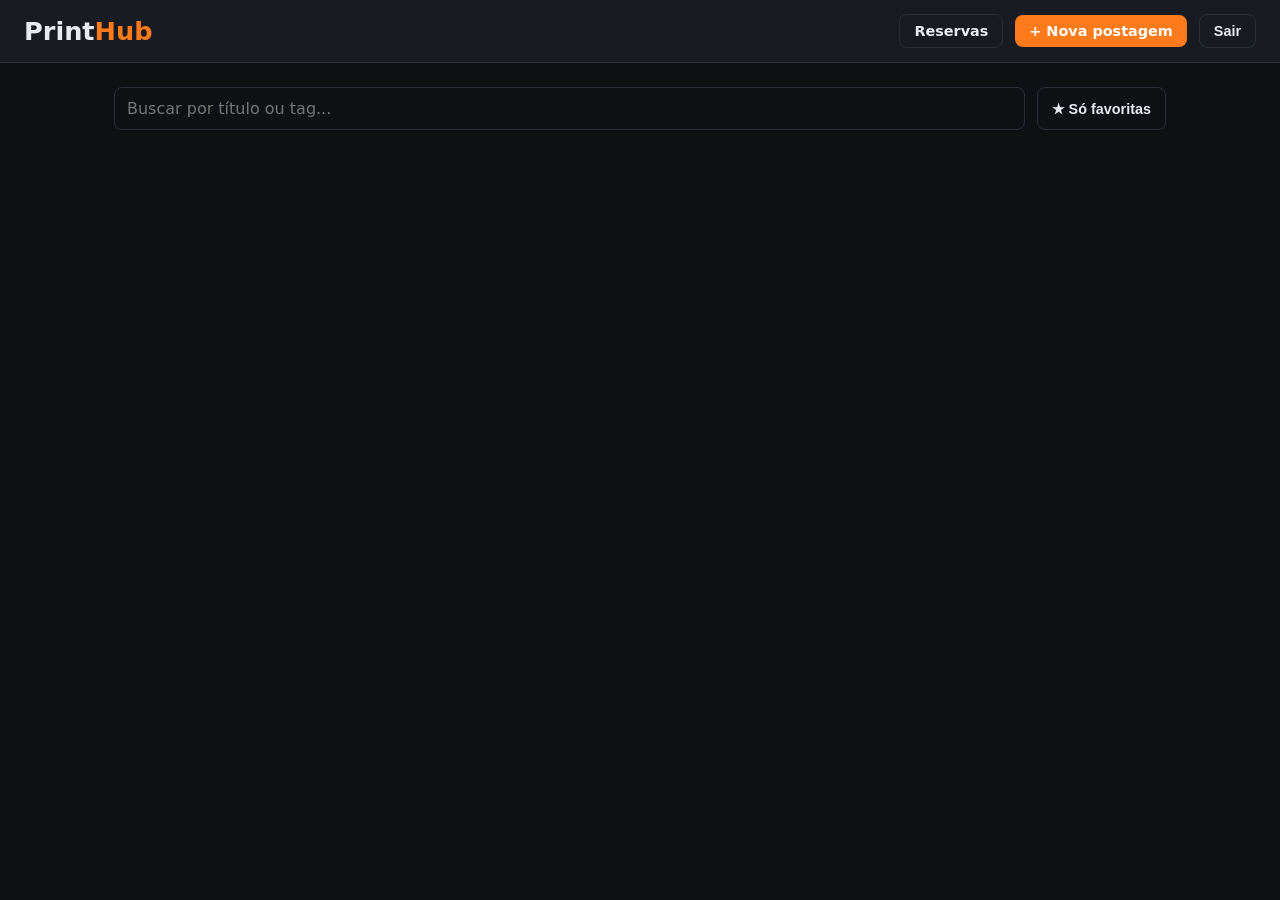
<file: index.html>
<!DOCTYPE html>
<html lang="pt-br">
<head>
  <meta charset="UTF-8">
  <meta name="viewport" content="width=device-width, initial-scale=1">
  <title>PrintHub</title>
  <link rel="stylesheet" href="css/estilo.css">
</head>
<body>
  <header class="topo">
    <h1 class="logo">Print<span>Hub</span></h1>
    <div class="topo-direita">
      <a href="conta.html" id="ola"
         style="color: var(--texto-suave); font-size: 0.9rem; text-decoration: none;"></a>
      <a class="botao botao-secundario btn-pequeno" href="reservas.html">Reservas</a>
      <a class="botao botao-secundario btn-pequeno" id="link-admin"
         href="admin.html" style="display:none;">Administração</a>
      <a class="botao btn-pequeno" href="nova-postagem.html">+ Nova postagem</a>
      <button class="botao-secundario btn-pequeno" id="sair">Sair</button>
    </div>
  </header>

  <main class="conteudo">
    <div class="barra">
      <input type="search" id="busca" placeholder="Buscar por título ou tag...">
      <button class="botao-secundario btn-pequeno" id="btn-favoritas">★ Só favoritas</button>
    </div>

    <div class="grade" id="grade"></div>
  </main>

  <script src="js/api.js"></script>
  <script>
    const grade = document.getElementById('grade');
    const campoBusca = document.getElementById('busca');
    const btnFavoritas = document.getElementById('btn-favoritas');

    let soFavoritas = false;
    let temporizador;

    function escapar(texto) {
      const div = document.createElement('div');
      div.textContent = texto ?? '';
      return div.innerHTML;
    }

    function cartao(p) {
      const tags = (p.tags || '')
        .split(',')
        .map(t => t.trim())
        .filter(t => t !== '')
        .map(t => `<span class="tag">${escapar(t)}</span>`)
        .join('');

      const arquivos = [p.arquivo1, p.arquivo2, p.arquivo3]
        .filter(a => a)
        .map((a, i) => `<a href="${escapar(a)}" download>📎 Arquivo ${i + 1}</a>`)
        .join('');

      const data = new Date(
        p.data_publicacao.replace(' ', 'T')
      ).toLocaleDateString('pt-BR');

      const botaoEditar = p.minha
        ? `<a class="botao botao-secundario btn-pequeno"
              href="editar-postagem.html?id=${Number(p.id_postagem)}">Editar</a>`
        : '';

      const botaoApagar = p.minha
        ? `<button class="apagar" data-id="${p.id_postagem}">Apagar</button>`
        : '';

      return `
        <article class="post">
          <img src="${escapar(p.imagem)}" alt=""
               onerror="this.style.display='none'">

          <div class="post-corpo">
            <h3>${escapar(p.titulo)}</h3>
            <span class="post-autor">
              por ${escapar(p.autor)} · ${data}
            </span>

            <p class="post-texto">${escapar(p.texto)}</p>

            <div class="tags">${tags}</div>
            <div class="arquivos">${arquivos}</div>

            <div class="post-rodape">
              <button class="fav ${p.favoritado ? 'ativo' : ''}"
                      data-id="${p.id_postagem}">
                ${p.favoritado ? '★' : '☆'} ${p.total_favoritos}
              </button>

              ${botaoEditar}
              ${botaoApagar}
            </div>
          </div>
        </article>`;
    }

    async function carregar() {
      const params = new URLSearchParams();

      if (campoBusca.value.trim() !== '') {
        params.set('busca', campoBusca.value.trim());
      }

      if (soFavoritas) {
        params.set('favoritas', '1');
      }

      try {
        const lista = await chamarApi(
          'postagens.php?' + params.toString()
        );

        grade.innerHTML = lista.length
          ? lista.map(cartao).join('')
          : '<p class="vazio">Nenhuma postagem encontrada.</p>';

      } catch (erro) {
        grade.innerHTML =
          '<p class="vazio">' + escapar(erro.message) + '</p>';
      }
    }

    campoBusca.addEventListener('input', () => {
      clearTimeout(temporizador);
      temporizador = setTimeout(carregar, 300);
    });

    btnFavoritas.addEventListener('click', () => {
      soFavoritas = !soFavoritas;

      btnFavoritas.textContent = soFavoritas
        ? '★ Mostrando favoritas'
        : '★ Só favoritas';

      carregar();
    });

    grade.addEventListener('click', async (e) => {
      const apagar = e.target.closest('.apagar');

      if (apagar) {
        if (!confirm('Apagar esta postagem?')) return;

        try {
          await chamarApi(
            'postagens.php?id=' + apagar.dataset.id,
            { method: 'DELETE' }
          );
          carregar();
        } catch (erro) {
          alert(erro.message);
        }
        return;
      }

      const botao = e.target.closest('.fav');
      if (!botao) return;

      try {
        const r = await enviarJson('favoritar.php', {
          id_postagem: Number(botao.dataset.id)
        });

        if (soFavoritas && !r.favoritado) {
          carregar();
          return;
        }

        botao.classList.toggle('ativo', r.favoritado);
        botao.textContent =
          (r.favoritado ? '★ ' : '☆ ') + r.total_favoritos;

      } catch (erro) {
        alert(erro.message);
      }
    });

    document.getElementById('sair').addEventListener('click', async () => {
      await chamarApi('logout.php');
      location.href = 'login.html';
    });

    usuarioLogado().then(u => {
      if (!u) {
        location.href = 'login.html';
        return;
      }

      document.getElementById('ola').textContent =
        'Olá, ' + u.nome_usuario;

      if (u.admin) {
        document.getElementById('link-admin').style.display = '';
      }

      carregar();
    });
  </script>
</body>
</html>
</file>
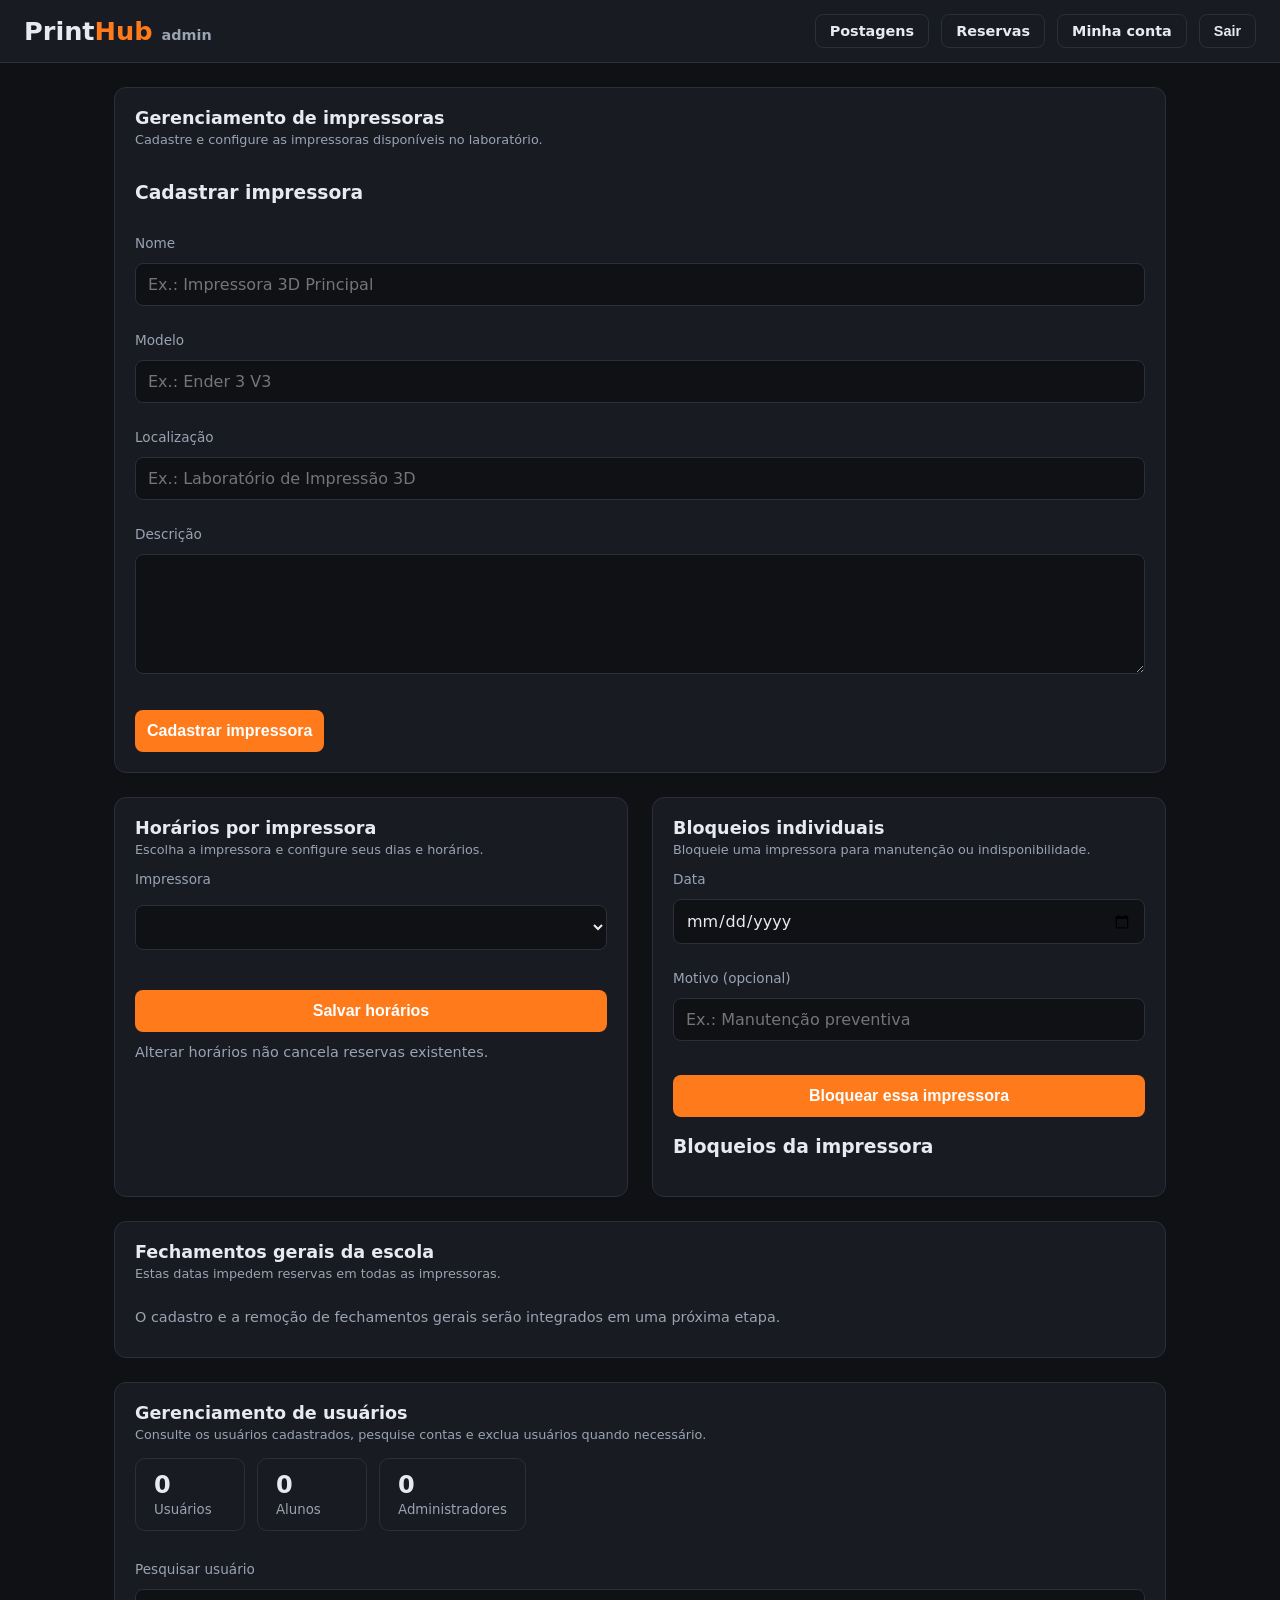
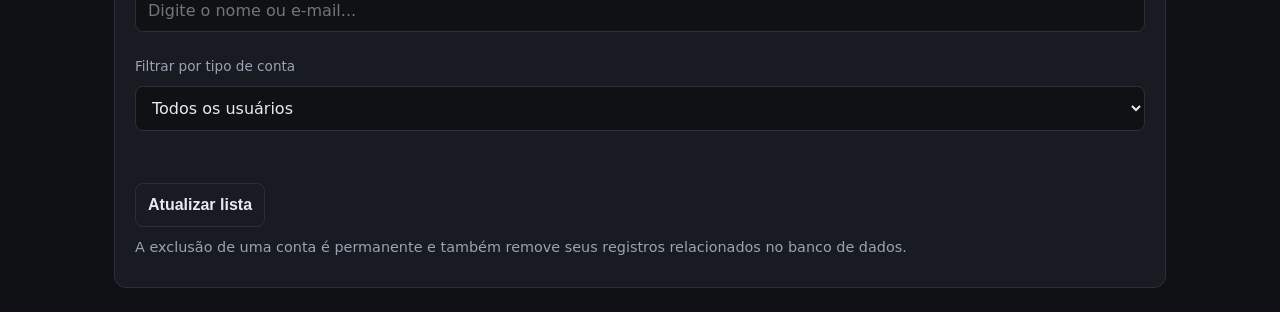
<file: admin.html>
<!DOCTYPE html>
<html lang="pt-br">
<head>
  <meta charset="UTF-8">
  <meta name="viewport" content="width=device-width, initial-scale=1">
  <title>Administração - PrintHub</title>
  <link rel="stylesheet" href="css/estilo.css">

  <style>
    .admin-grid {
      display: grid;
      grid-template-columns: repeat(2, minmax(0, 1fr));
      gap: 24px;
    }

    .admin-largo {
      grid-column: 1 / -1;
    }

    .admin-acoes {
      display: flex;
      flex-wrap: wrap;
      gap: 10px;
      margin-top: 14px;
    }

    .admin-acoes button {
      width: auto;
    }

    .admin-campo {
      display: flex;
      flex-direction: column;
      gap: 6px;
      margin-bottom: 12px;
    }

    .admin-campo input,
    .admin-campo select,
    .admin-campo textarea {
      width: 100%;
      box-sizing: border-box;
    }

    .admin-lista {
      display: grid;
      gap: 12px;
      margin-top: 16px;
    }

    .admin-item {
      border: 1px solid var(--borda, #303643);
      border-radius: 10px;
      padding: 14px;
    }

    .admin-item-topo {
      display: flex;
      justify-content: space-between;
      gap: 12px;
      align-items: center;
    }

    .admin-item small {
      display: block;
      color: var(--texto-suave);
      margin-top: 5px;
    }

    .admin-estado {
      font-size: 0.85rem;
      white-space: nowrap;
    }

    .admin-seletor {
      width: 100%;
      margin: 12px 0 18px;
    }

    .admin-vazio {
      color: var(--texto-suave);
      padding: 12px 0;
    }

    .admin-aviso {
      color: var(--texto-suave);
      font-size: 0.9rem;
      margin: 12px 0;
    }

    .admin-oculto {
      display: none !important;
    }

    .admin-item-topo > div {
      min-width: 0;
      overflow-wrap: anywhere;
    }

    .admin-usuarios-resumo {
      display: flex;
      gap: 12px;
      flex-wrap: wrap;
      margin: 16px 0;
    }

    .admin-resumo-item {
      border: 1px solid var(--borda, #303643);
      border-radius: 10px;
      padding: 12px 18px;
      min-width: 110px;
    }

    .admin-resumo-item strong {
      display: block;
      font-size: 1.5rem;
    }

    .admin-resumo-item small {
      color: var(--texto-suave);
    }

    .admin-perigo {
      color: #ff7777;
    }

    .admin-usuario-dados {
      line-height: 1.6;
    }

    .admin-usuario-dados strong {
      overflow-wrap: anywhere;
    }

    @media (max-width: 800px) {
      .admin-grid {
        grid-template-columns: 1fr;
      }

      .admin-largo {
        grid-column: auto;
      }

      .admin-item-topo {
        align-items: flex-start;
        flex-wrap: wrap;
      }
    }
  </style>
</head>

<body>
  <header class="topo">
    <h1 class="logo">
      Print<span>Hub</span>
      <small style="font-size:.9rem;color:var(--texto-suave)">
        admin
      </small>
    </h1>

    <div class="topo-direita">
      <a class="botao botao-secundario btn-pequeno" href="index.html">
        Postagens
      </a>

      <a class="botao botao-secundario btn-pequeno" href="reservas.html">
        Reservas
      </a>

      <a class="botao botao-secundario btn-pequeno" href="conta.html">
        Minha conta
      </a>

      <button class="botao-secundario btn-pequeno" id="sair">
        Sair
      </button>
    </div>
  </header>

  <main class="conteudo">
    <div class="admin-grid">

      <!-- IMPRESSORAS -->
      <section class="painel admin-largo">
        <h2>Gerenciamento de impressoras</h2>

        <p class="dica">
          Cadastre e configure as impressoras disponíveis no laboratório.
        </p>

        <div id="lista-impressoras" class="admin-lista"></div>

        <h3 id="titulo-form-impressora">
          Cadastrar impressora
        </h3>

        <form id="form-impressora">
          <input type="hidden" id="editar-id">

          <div class="admin-campo">
            <label for="imp-nome">Nome</label>
            <input
              id="imp-nome"
              maxlength="100"
              required
              placeholder="Ex.: Impressora 3D Principal"
            >
          </div>

          <div class="admin-campo">
            <label for="imp-modelo">Modelo</label>
            <input
              id="imp-modelo"
              maxlength="100"
              required
              placeholder="Ex.: Ender 3 V3"
            >
          </div>

          <div class="admin-campo">
            <label for="imp-localizacao">Localização</label>
            <input
              id="imp-localizacao"
              maxlength="150"
              required
              placeholder="Ex.: Laboratório de Impressão 3D"
            >
          </div>

          <div class="admin-campo">
            <label for="imp-descricao">Descrição</label>
            <textarea
              id="imp-descricao"
              rows="3"
              maxlength="5000"
            ></textarea>
          </div>

          <div class="admin-acoes">
            <button type="submit" id="salvar-impressora">
              Cadastrar impressora
            </button>

            <button
              type="button"
              id="cancelar-edicao"
              class="botao-secundario admin-oculto"
            >
              Cancelar edição
            </button>
          </div>
        </form>

        <div id="msg-impressoras" class="mensagem"></div>
      </section>

      <!-- HORÁRIOS -->
      <section class="painel">
        <h2>Horários por impressora</h2>

        <p class="dica">
          Escolha a impressora e configure seus dias e horários.
        </p>

        <label for="selecionar-impressora">Impressora</label>

        <select
          id="selecionar-impressora"
          class="admin-seletor"
        ></select>

        <div id="semana"></div>

        <button id="salvar-semana" type="button">
          Salvar horários
        </button>

        <p class="admin-aviso">
          Alterar horários não cancela reservas existentes.
        </p>

        <div id="msg-semana" class="mensagem"></div>
      </section>

      <!-- BLOQUEIOS -->
      <section class="painel">
        <h2>Bloqueios individuais</h2>

        <p class="dica">
          Bloqueie uma impressora para manutenção ou indisponibilidade.
        </p>

        <form id="form-fechar">
          <div class="admin-campo">
            <label for="data">Data</label>
            <input type="date" id="data" required>
          </div>

          <div class="admin-campo">
            <label for="motivo">Motivo (opcional)</label>
            <input
              type="text"
              id="motivo"
              maxlength="100"
              placeholder="Ex.: Manutenção preventiva"
            >
          </div>

          <button type="submit">
            Bloquear essa impressora
          </button>
        </form>

        <h3>Bloqueios da impressora</h3>

        <div id="lista-fechados" class="admin-lista"></div>
        <div id="msg-fechados" class="mensagem"></div>
      </section>

      <!-- FECHAMENTOS GERAIS -->
      <section class="painel admin-largo">
        <h2>Fechamentos gerais da escola</h2>

        <p class="dica">
          Estas datas impedem reservas em todas as impressoras.
        </p>

        <div id="lista-gerais" class="admin-lista"></div>

        <p class="admin-aviso">
          O cadastro e a remoção de fechamentos gerais serão
          integrados em uma próxima etapa.
        </p>
      </section>

      <!-- GERENCIAMENTO DE USUÁRIOS -->
      <section class="painel admin-largo" id="painel-usuarios">
        <h2>Gerenciamento de usuários</h2>

        <p class="dica">
          Consulte os usuários cadastrados, pesquise contas e
          exclua usuários quando necessário.
        </p>

        <div class="admin-usuarios-resumo">
          <div class="admin-resumo-item">
            <strong id="total-usuarios">0</strong>
            <small>Usuários</small>
          </div>

          <div class="admin-resumo-item">
            <strong id="total-alunos">0</strong>
            <small>Alunos</small>
          </div>

          <div class="admin-resumo-item">
            <strong id="total-admins">0</strong>
            <small>Administradores</small>
          </div>
        </div>

        <div class="admin-campo">
          <label for="buscar-usuario">Pesquisar usuário</label>

          <input
            type="search"
            id="buscar-usuario"
            placeholder="Digite o nome ou e-mail..."
            autocomplete="off"
          >
        </div>

        <div class="admin-campo">
          <label for="filtrar-papel">Filtrar por tipo de conta</label>

          <select id="filtrar-papel">
            <option value="todos">Todos os usuários</option>
            <option value="aluno">Alunos</option>
            <option value="admin">Administradores</option>
          </select>
        </div>

        <div id="lista-usuarios" class="admin-lista"></div>

        <div class="admin-acoes">
          <button
            type="button"
            class="botao-secundario"
            id="atualizar-usuarios"
          >
            Atualizar lista
          </button>
        </div>

        <div id="msg-usuarios" class="mensagem"></div>

        <p class="admin-aviso">
          A exclusão de uma conta é permanente e também remove
          seus registros relacionados no banco de dados.
        </p>
      </section>

    </div>
  </main>

  <script src="js/api.js"></script>

  <script>
    const NOMES = [
      'Domingo',
      'Segunda',
      'Terça',
      'Quarta',
      'Quinta',
      'Sexta',
      'Sábado'
    ];

    const ORDEM = [1, 2, 3, 4, 5, 6, 0];

    const $ = id => document.getElementById(id);

    let impressoras = [];
    let idSelecionado = null;
    let usuarios = [];

    function escapar(texto) {
      const div = document.createElement('div');
      div.textContent = String(texto ?? '');
      return div.innerHTML;
    }

    function dataBr(iso) {
      const [ano, mes, dia] = String(iso)
        .slice(0, 10)
        .split('-');

      return `${dia}/${mes}/${ano}`;
    }

    function hojeTexto() {
      const d = new Date();

      return [
        d.getFullYear(),
        String(d.getMonth() + 1).padStart(2, '0'),
        String(d.getDate()).padStart(2, '0')
      ].join('-');
    }

    function mensagem(id, texto, tipo = '') {
      mostrarMensagem($(id), texto, tipo);
    }

    function opcoesHora(selecionada) {
      let html = '';

      for (let h = 0; h <= 23; h++) {
        const valor = String(h).padStart(2, '0') + ':00';

        html += `
          <option
            value="${valor}"
            ${valor === String(selecionada).slice(0, 5) ? 'selected' : ''}
          >
            ${valor}
          </option>
        `;
      }

      return html;
    }

    // HORÁRIOS SEMANAIS
    function desenharSemana(semana) {
      $('semana').innerHTML = ORDEM.map(dia => {
        const s = semana.find(
          x => Number(x.dia_semana) === dia
        ) || {
          aberto: false,
          abre: '08:00',
          fecha: '22:00'
        };

        const aberto = Boolean(Number(s.aberto));

        return `
          <div
            class="linha-dia ${aberto ? '' : 'fechada'}"
            data-dia="${dia}"
          >
            <span class="nome">${NOMES[dia]}</span>

            <label class="marca">
              <input
                type="checkbox"
                class="aberto"
                ${aberto ? 'checked' : ''}
              >
              Aberto
            </label>

            <select class="abre" ${aberto ? '' : 'disabled'}>
              ${opcoesHora(s.abre)}
            </select>

            <span class="ate">até</span>

            <select class="fecha" ${aberto ? '' : 'disabled'}>
              ${opcoesHora(s.fecha)}
            </select>
          </div>
        `;
      }).join('');
    }

    // BLOQUEIOS INDIVIDUAIS
    function desenharFechados(lista) {
      $('lista-fechados').innerHTML = lista.length
        ? lista.map(f => `
            <div class="admin-item">
              <div class="admin-item-topo">
                <span>
                  ${dataBr(f.data)}

                  <small>
                    ${escapar(f.motivo || 'Sem motivo informado')}
                  </small>
                </span>

                <button
                  type="button"
                  class="apagar"
                  data-data="${f.data}"
                >
                  Reabrir
                </button>
              </div>
            </div>
          `).join('')
        : '<p class="admin-vazio">Nenhum bloqueio individual.</p>';
    }

    // FECHAMENTOS GERAIS
    function desenharGerais(lista) {
      $('lista-gerais').innerHTML = lista.length
        ? lista.map(f => `
            <div class="admin-item">
              <strong>${dataBr(f.data)}</strong>

              <small>
                ${escapar(f.motivo || 'Sem motivo informado')}
              </small>
            </div>
          `).join('')
        : '<p class="admin-vazio">Nenhum fechamento geral cadastrado.</p>';
    }

    // FORMULÁRIO DE IMPRESSORAS
    function limparFormularioImpressora() {
      $('form-impressora').reset();
      $('editar-id').value = '';

      $('titulo-form-impressora').textContent =
        'Cadastrar impressora';

      $('salvar-impressora').textContent =
        'Cadastrar impressora';

      $('cancelar-edicao').classList.add('admin-oculto');
    }

    function desenharImpressoras() {
      $('lista-impressoras').innerHTML = impressoras.length
        ? impressoras.map(i => {
            const ativa = Boolean(Number(i.ativa));

            return `
              <div class="admin-item">
                <div class="admin-item-topo">
                  <strong>${escapar(i.nome)}</strong>

                  <span class="admin-estado">
                    ${ativa ? 'Ativa' : 'Inativa'}
                  </span>
                </div>

                <small>
                  ${escapar(i.modelo)} ·
                  ${escapar(i.localizacao)}
                </small>

                <div class="admin-acoes">
                  <button
                    type="button"
                    class="botao-secundario btn-pequeno editar-imp"
                    data-id="${i.id_impressora}"
                  >
                    Editar
                  </button>

                  ${ativa ? `
                    <button
                      type="button"
                      class="botao-secundario btn-pequeno desativar-imp"
                      data-id="${i.id_impressora}"
                    >
                      Desativar
                    </button>
                  ` : ''}
                </div>
              </div>
            `;
          }).join('')
        : '<p class="admin-vazio">Nenhuma impressora cadastrada.</p>';

      const ativas = impressoras.filter(
        i => Boolean(Number(i.ativa))
      );

      const anterior = idSelecionado;

      $('selecionar-impressora').innerHTML = ativas.map(i => `
        <option value="${i.id_impressora}">
          ${escapar(i.nome)}
        </option>
      `).join('');

      idSelecionado = ativas.some(
        i => Number(i.id_impressora) === anterior
      )
        ? anterior
        : (ativas.length
            ? Number(ativas[0].id_impressora)
            : null);

      if (idSelecionado !== null) {
        $('selecionar-impressora').value = String(idSelecionado);
      }

      $('salvar-semana').disabled = idSelecionado === null;

      $('form-fechar')
        .querySelector('button[type="submit"]')
        .disabled = idSelecionado === null;
    }

    async function carregarImpressoras() {
      impressoras = await chamarApi('impressoras.php');
      desenharImpressoras();
    }

    async function carregarHorarios() {
      if (idSelecionado === null) {
        $('semana').innerHTML =
          '<p class="admin-vazio">Nenhuma impressora ativa.</p>';

        $('lista-fechados').innerHTML = '';
        $('lista-gerais').innerHTML = '';

        return;
      }

      const idConsultado = idSelecionado;

      const dados = await chamarApi(
        'horarios.php?id_impressora=' + idConsultado
      );

      if (idConsultado !== idSelecionado) {
        return;
      }

      desenharSemana(dados.semana || []);
      desenharFechados(dados.dias_fechados_impressora || []);
      desenharGerais(dados.dias_fechados || []);
    }

    async function carregarTudo() {
      try {
        await carregarImpressoras();
        await carregarHorarios();
      } catch (erro) {
        mensagem('msg-impressoras', erro.message);
      }
    }

    // LISTAR USUÁRIOS
    async function carregarUsuarios() {
      const caixa = $('lista-usuarios');

      caixa.innerHTML =
        '<p class="admin-vazio">Carregando usuários...</p>';

      try {
        usuarios = await chamarApi('usuarios.php');
        desenharUsuarios();

      } catch (erro) {
        caixa.innerHTML =
          '<p class="admin-vazio">Não foi possível carregar os usuários.</p>';

        mensagem('msg-usuarios', erro.message);
      }
    }

    function desenharUsuarios() {
      const termo = $('buscar-usuario')
        .value.trim()
        .toLocaleLowerCase('pt-BR');

      const filtro = $('filtrar-papel').value;

      const totalAdmins = usuarios.filter(
        u => u.papel === 'admin'
      ).length;

      const totalAlunos = usuarios.filter(
        u => u.papel === 'aluno'
      ).length;

      $('total-usuarios').textContent = usuarios.length;
      $('total-alunos').textContent = totalAlunos;
      $('total-admins').textContent = totalAdmins;

      const filtrados = usuarios.filter(u => {
        const nome = String(u.nome_usuario)
          .toLocaleLowerCase('pt-BR');

        const email = String(u.email_institucional)
          .toLocaleLowerCase('pt-BR');

        const combinaBusca =
          nome.includes(termo) || email.includes(termo);

        const combinaPapel =
          filtro === 'todos' || u.papel === filtro;

        return combinaBusca && combinaPapel;
      });

      if (!filtrados.length) {
        $('lista-usuarios').innerHTML =
          '<p class="admin-vazio">Nenhum usuário encontrado.</p>';

        return;
      }

      $('lista-usuarios').innerHTML = filtrados.map(u => {
        const ehAdmin = u.papel === 'admin';

        const podeExcluir =
          !u.sou_eu &&
          !(ehAdmin && totalAdmins <= 1);

        return `
          <div class="admin-item">
            <div class="admin-item-topo">
              <div class="admin-usuario-dados">
                <strong>
                  ${escapar(u.nome_usuario)}
                  ${u.sou_eu ? '(você)' : ''}
                </strong>

                <small>
                  ${escapar(u.email_institucional)}
                </small>
              </div>

              <span class="admin-estado">
                ${ehAdmin ? 'Administrador' : 'Aluno'}
              </span>
            </div>

            <small>
              Cadastrado em ${dataBr(u.data_cadastro)}
            </small>

            <small>
              ${u.total_postagens} postagem(ns) ·
              ${u.reservas_futuras} reserva(s) futura(s)
            </small>

            <div class="admin-acoes">
              ${podeExcluir ? `
                <button
                  type="button"
                  class="apagar excluir-usuario"
                  data-usuario="${u.id_usuario}"
                >
                  Excluir conta
                </button>
              ` : `
                <small>
                  ${u.sou_eu
                    ? 'Gerencie sua própria conta em Minha conta.'
                    : 'O último administrador não pode ser excluído.'}
                </small>
              `}
            </div>
          </div>
        `;
      }).join('');
    }

    // EDITAR OU DESATIVAR IMPRESSORA
    $('lista-impressoras').addEventListener('click', async e => {
      const editar = e.target.closest('.editar-imp');
      const desativar = e.target.closest('.desativar-imp');

      if (editar) {
        const i = impressoras.find(
          x => Number(x.id_impressora) === Number(editar.dataset.id)
        );

        if (!i) return;

        $('editar-id').value = i.id_impressora;
        $('imp-nome').value = i.nome;
        $('imp-modelo').value = i.modelo;
        $('imp-localizacao').value = i.localizacao;
        $('imp-descricao').value = i.descricao || '';

        $('titulo-form-impressora').textContent =
          'Editar impressora';

        $('salvar-impressora').textContent =
          'Salvar alterações';

        $('cancelar-edicao').classList.remove('admin-oculto');

        $('form-impressora').scrollIntoView({
          behavior: 'smooth',
          block: 'center'
        });

        return;
      }

      if (desativar) {
        const id = Number(desativar.dataset.id);

        const i = impressoras.find(
          x => Number(x.id_impressora) === id
        );

        if (!i || !confirm(`Desativar ${i.nome}?`)) {
          return;
        }

        try {
          await chamarApi(
            'impressoras.php?id=' + id,
            { method: 'DELETE' }
          );

          await carregarTudo();

          mensagem(
            'msg-impressoras',
            'Impressora desativada.',
            'ok'
          );

        } catch (erro) {
          mensagem('msg-impressoras', erro.message);
        }
      }
    });

    $('cancelar-edicao').addEventListener(
      'click',
      limparFormularioImpressora
    );

    $('form-impressora').addEventListener('submit', async e => {
      e.preventDefault();

      const id = $('editar-id').value;

      const dados = {
        nome: $('imp-nome').value.trim(),
        modelo: $('imp-modelo').value.trim(),
        localizacao: $('imp-localizacao').value.trim(),
        descricao: $('imp-descricao').value.trim()
      };

      if (id) {
        dados.id_impressora = Number(id);
      }

      try {
        await enviarJson(
          'impressoras.php',
          dados,
          id ? 'PUT' : 'POST'
        );

        limparFormularioImpressora();
        await carregarTudo();

        mensagem(
          'msg-impressoras',
          id ? 'Impressora atualizada!' : 'Impressora cadastrada!',
          'ok'
        );

      } catch (erro) {
        mensagem('msg-impressoras', erro.message);
      }
    });

    // TROCAR IMPRESSORA SELECIONADA
    $('selecionar-impressora').addEventListener(
      'change',
      async e => {
        idSelecionado = Number(e.target.value) || null;

        $('msg-semana').textContent = '';
        $('msg-fechados').textContent = '';

        try {
          await carregarHorarios();
        } catch (erro) {
          mensagem('msg-semana', erro.message);
        }
      }
    );

    // ABRIR OU FECHAR DIA DA SEMANA
    $('semana').addEventListener('change', e => {
      if (!e.target.classList.contains('aberto')) {
        return;
      }

      const linha = e.target.closest('.linha-dia');
      const aberto = e.target.checked;

      linha.classList.toggle('fechada', !aberto);
      linha.querySelector('.abre').disabled = !aberto;
      linha.querySelector('.fecha').disabled = !aberto;
    });

    // SALVAR HORÁRIOS
    $('salvar-semana').addEventListener('click', async () => {
      if (idSelecionado === null) {
        return;
      }

      const id = idSelecionado;

      const semana = [
        ...document.querySelectorAll('#semana .linha-dia')
      ].map(linha => ({
        dia_semana: Number(linha.dataset.dia),
        aberto: linha.querySelector('.aberto').checked,
        abre: linha.querySelector('.abre').value,
        fecha: linha.querySelector('.fecha').value
      }));

      const errado = semana.find(
        s => s.aberto && s.abre >= s.fecha
      );

      if (errado) {
        mensagem(
          'msg-semana',
          NOMES[errado.dia_semana] + ': horário inválido.'
        );

        return;
      }

      if (!confirm(
        'Salvar os horários? Reservas existentes não serão canceladas automaticamente.'
      )) {
        return;
      }

      try {
        await enviarJson(
          'horarios.php?id_impressora=' + id,
          {
            id_impressora: id,
            semana
          },
          'PUT'
        );

        await carregarHorarios();

        mensagem('msg-semana', 'Horários salvos!', 'ok');

      } catch (erro) {
        mensagem('msg-semana', erro.message);
      }
    });

    // CRIAR BLOQUEIO INDIVIDUAL
    $('form-fechar').addEventListener('submit', async e => {
      e.preventDefault();

      if (idSelecionado === null) {
        return;
      }

      const id = idSelecionado;

      try {
        const resultado = await enviarJson(
          'horarios.php?id_impressora=' + id,
          {
            id_impressora: id,
            data: $('data').value,
            motivo: $('motivo').value.trim()
          },
          'POST'
        );

        let texto = 'Impressora bloqueada nessa data.';

        if (resultado.reservas_ja_feitas_nesse_dia > 0) {
          texto +=
            ` Atenção: existem ${resultado.reservas_ja_feitas_nesse_dia}` +
            ' reserva(s) nessa data que não foram canceladas.';
        }

        e.target.reset();
        await carregarHorarios();

        mensagem('msg-fechados', texto, 'ok');

      } catch (erro) {
        mensagem('msg-fechados', erro.message);
      }
    });

    // REMOVER BLOQUEIO INDIVIDUAL
    $('lista-fechados').addEventListener('click', async e => {
      const botao = e.target.closest('.apagar');

      if (!botao || idSelecionado === null) {
        return;
      }

      const id = idSelecionado;
      const data = botao.dataset.data;

      if (!confirm(
        'Remover o bloqueio de ' + dataBr(data) + '?'
      )) {
        return;
      }

      try {
        await chamarApi(
          'horarios.php?id_impressora=' + id +
          '&data=' + encodeURIComponent(data),
          { method: 'DELETE' }
        );

        await carregarHorarios();

        mensagem(
          'msg-fechados',
          'Bloqueio removido.',
          'ok'
        );

      } catch (erro) {
        mensagem('msg-fechados', erro.message);
      }
    });

    // PESQUISAR USUÁRIOS
    $('buscar-usuario').addEventListener(
      'input',
      desenharUsuarios
    );

    $('filtrar-papel').addEventListener(
      'change',
      desenharUsuarios
    );

    $('atualizar-usuarios').addEventListener(
      'click',
      carregarUsuarios
    );

    // EXCLUIR USUÁRIO
    $('lista-usuarios').addEventListener('click', async e => {
      const botao = e.target.closest('.excluir-usuario');

      if (!botao) {
        return;
      }

      const id = Number(botao.dataset.usuario);

      const usuario = usuarios.find(
        u => Number(u.id_usuario) === id
      );

      if (!usuario) {
        return;
      }

      const aviso =
        `Deseja excluir a conta de "${usuario.nome_usuario}"?\n\n` +
        `E-mail: ${usuario.email_institucional}\n\n` +
        'As postagens, reservas e outros registros relacionados ' +
        'serão excluídos permanentemente.';

      if (!confirm(aviso)) {
        return;
      }

      const confirmacao = prompt(
        `Digite EXCLUIR para confirmar a exclusão de "${usuario.nome_usuario}":`
      );

      if (confirmacao !== 'EXCLUIR') {
        mensagem('msg-usuarios', 'Exclusão cancelada.');
        return;
      }

      botao.disabled = true;

      try {
        await chamarApi(
          'usuarios.php?id=' + encodeURIComponent(id),
          { method: 'DELETE' }
        );

        await carregarUsuarios();

        mensagem(
          'msg-usuarios',
          'Conta excluída com sucesso!',
          'ok'
        );

      } catch (erro) {
        mensagem('msg-usuarios', erro.message);
        botao.disabled = false;
      }
    });

    // SAIR
    $('sair').addEventListener('click', async () => {
      await chamarApi('logout.php');
      location.href = 'login.html';
    });

    // INICIALIZAÇÃO
    usuarioLogado().then(async usuario => {
      if (!usuario) {
        location.href = 'login.html';
        return;
      }

      if (!usuario.admin) {
        location.href = 'index.html';
        return;
      }

      $('data').min = hojeTexto();

      await Promise.all([
        carregarTudo(),
        carregarUsuarios()
      ]);

    }).catch(erro => {
      mensagem('msg-impressoras', erro.message);
    });
  </script>
</body>
</html>
</file>
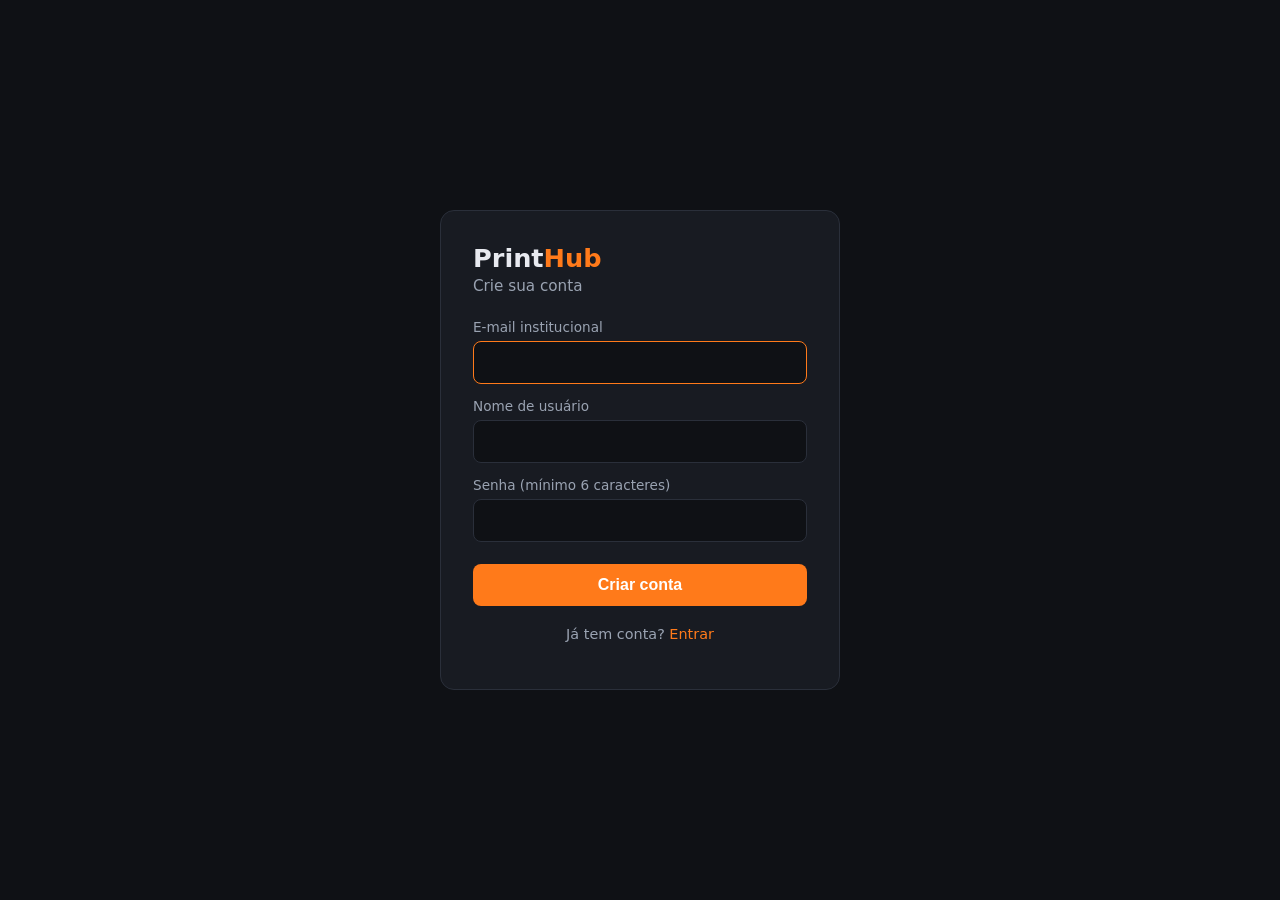
<file: cadastro.html>
<!DOCTYPE html>
<html lang="pt-br">
<head>
  <meta charset="UTF-8">
  <meta name="viewport" content="width=device-width, initial-scale=1">
  <title>Cadastro - PrintHub</title>
  <link rel="stylesheet" href="css/estilo.css">
</head>
<body>
  <div class="centro">
    <div class="card">
      <h1 class="logo">Print<span>Hub</span></h1>
      <p class="subtitulo">Crie sua conta</p>

      <form id="form-cadastro">
        <label for="email">E-mail institucional</label>
        <input type="email" id="email" required autofocus>

        <label for="nome">Nome de usuário</label>
        <input type="text" id="nome" maxlength="50" required>

        <label for="senha">Senha (mínimo 6 caracteres)</label>
        <input type="password" id="senha" minlength="6" required>

        <button type="submit" id="botao">Criar conta</button>
        <div id="mensagem" class="mensagem"></div>
      </form>

      <p class="rodape-card">Já tem conta? <a href="login.html">Entrar</a></p>
    </div>
  </div>

  <script src="js/api.js"></script>
  <script>
    const form = document.getElementById('form-cadastro');
    const botao = document.getElementById('botao');
    const msg = document.getElementById('mensagem');

    form.addEventListener('submit', async (e) => {
      e.preventDefault();
      botao.disabled = true;
      msg.className = 'mensagem';

      const email = document.getElementById('email').value.trim();
      const senha = document.getElementById('senha').value;

      try {
        await enviarJson('cadastro.php', {
          email_institucional: email,
          nome_usuario: document.getElementById('nome').value.trim(),
          senha: senha,
        });
        await enviarJson('login.php', { email_institucional: email, senha: senha });
        location.href = 'index.html';
      } catch (erro) {
        mostrarMensagem(msg, erro.message);
        botao.disabled = false;
      }
    });
  </script>
</body>
</html>
</file>
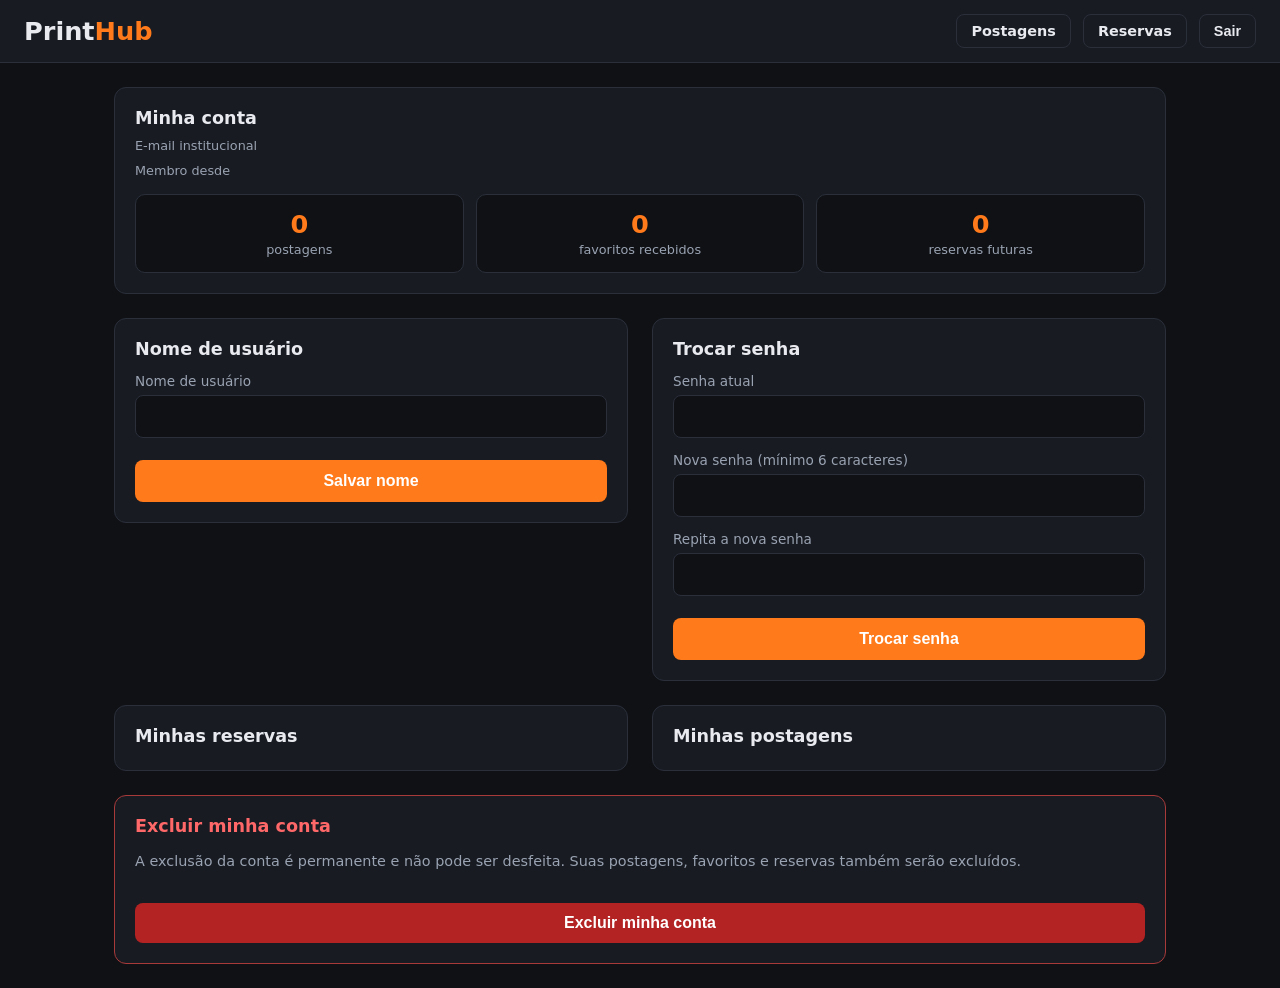
<file: conta.html>
<!DOCTYPE html>
<html lang="pt-br">
<head>
  <meta charset="UTF-8">
  <meta name="viewport" content="width=device-width, initial-scale=1">
  <title>Minha conta - PrintHub</title>
  <link rel="stylesheet" href="css/estilo.css">

  <style>
    .zona-perigo {
      border: 1px solid #a83a3a;
    }

    .zona-perigo h2 {
      color: #ff6868;
    }

    .zona-perigo .aviso {
      color: var(--texto-suave);
      font-size: 0.9rem;
      line-height: 1.6;
      margin-bottom: 18px;
    }

    .botao-excluir {
      background: #b42323;
      color: #fff;
      border: none;
      border-radius: 8px;
      padding: 11px 18px;
      cursor: pointer;
      font-weight: 600;
      margin-top: 12px;
    }

    .botao-excluir:hover {
      background: #d12e2e;
    }

    .botao-excluir:disabled {
      opacity: 0.6;
      cursor: not-allowed;
    }

    .confirmacao-exclusao {
      margin-top: 16px;
      padding: 16px;
      border: 1px solid #a83a3a;
      border-radius: 10px;
    }

    .confirmacao-exclusao label {
      display: block;
      margin-top: 12px;
    }

    .acoes-exclusao {
      display: flex;
      gap: 10px;
      flex-wrap: wrap;
      margin-top: 14px;
    }

    .acoes-exclusao button {
      margin-top: 0;
    }
  </style>
</head>

<body>
  <header class="topo">
    <h1 class="logo">Print<span>Hub</span></h1>

    <div class="topo-direita">
      <a
        class="botao botao-secundario btn-pequeno"
        id="link-admin"
        href="admin.html"
        style="display:none;"
      >
        Administração
      </a>

      <a class="botao botao-secundario btn-pequeno" href="index.html">
        Postagens
      </a>

      <a class="botao botao-secundario btn-pequeno" href="reservas.html">
        Reservas
      </a>

      <button class="botao-secundario btn-pequeno" id="sair">
        Sair
      </button>
    </div>
  </header>

  <main class="conteudo">
    <div class="conta-layout">

      <section class="painel largura-total">
        <h2>Minha conta</h2>

        <p class="dado">
          <small>E-mail institucional</small>
          <span id="email"></span>
        </p>

        <p class="dado">
          <small>Membro desde</small>
          <span id="desde"></span>
        </p>

        <div class="numeros" style="margin-top:16px;">
          <div class="numero">
            <strong id="n-posts">0</strong>
            <span>postagens</span>
          </div>

          <div class="numero">
            <strong id="n-favs">0</strong>
            <span>favoritos recebidos</span>
          </div>

          <div class="numero">
            <strong id="n-reservas">0</strong>
            <span>reservas futuras</span>
          </div>
        </div>
      </section>

      <section class="painel">
        <h2>Nome de usuário</h2>

        <form id="form-nome">
          <label for="nome">Nome de usuário</label>
          <input type="text" id="nome" maxlength="50" required>

          <button type="submit">Salvar nome</button>
          <div id="msg-nome" class="mensagem"></div>
        </form>
      </section>

      <section class="painel">
        <h2>Trocar senha</h2>

        <form id="form-senha">
          <label for="senha-atual">Senha atual</label>
          <input type="password" id="senha-atual" required>

          <label for="senha-nova">Nova senha (mínimo 6 caracteres)</label>
          <input
            type="password"
            id="senha-nova"
            minlength="6"
            required
          >

          <label for="senha-confirma">Repita a nova senha</label>
          <input
            type="password"
            id="senha-confirma"
            minlength="6"
            required
          >

          <button type="submit">Trocar senha</button>
          <div id="msg-senha" class="mensagem"></div>
        </form>
      </section>

      <section class="painel">
        <h2>Minhas reservas</h2>
        <div id="lista-reservas"></div>
        <div id="msg-reservas" class="mensagem"></div>
      </section>

      <section class="painel">
        <h2>Minhas postagens</h2>
        <div id="lista-postagens"></div>
        <div id="msg-postagens" class="mensagem"></div>
      </section>

      <section class="painel largura-total zona-perigo">
        <h2>Excluir minha conta</h2>

        <p class="aviso">
          A exclusão da conta é permanente e não pode ser desfeita.
          Suas postagens, favoritos e reservas também serão excluídos.
        </p>

        <button
          type="button"
          class="botao-excluir"
          id="abrir-exclusao"
        >
          Excluir minha conta
        </button>

        <div
          id="confirmacao-exclusao"
          class="confirmacao-exclusao"
          style="display:none;"
        >
          <p class="aviso">
            Para confirmar a exclusão, informe sua senha atual e
            digite <strong>EXCLUIR</strong> no campo de confirmação.
          </p>

          <form id="form-excluir">
            <label for="senha-exclusao">Senha atual</label>
            <input
              type="password"
              id="senha-exclusao"
              autocomplete="current-password"
              required
            >

            <label for="texto-exclusao">
              Digite EXCLUIR para confirmar
            </label>

            <input
              type="text"
              id="texto-exclusao"
              placeholder="EXCLUIR"
              autocomplete="off"
              required
            >

            <div class="acoes-exclusao">
              <button
                type="submit"
                class="botao-excluir"
                id="confirmar-exclusao"
              >
                Excluir definitivamente
              </button>

              <button
                type="button"
                class="botao botao-secundario"
                id="cancelar-exclusao"
              >
                Voltar
              </button>
            </div>

            <div id="msg-exclusao" class="mensagem"></div>
          </form>
        </div>
      </section>

    </div>
  </main>

  <script src="js/api.js"></script>

  <script>
    function escapar(texto) {
      const div = document.createElement('div');
      div.textContent = texto ?? '';
      return div.innerHTML;
    }

    function dataBr(iso) {
      const p = String(iso).slice(0, 10).split('-');

      if (p.length !== 3) {
        return iso;
      }

      return p[2] + '/' + p[1] + '/' + p[0];
    }

    async function carregarConta(soNumeros = false) {
      const c = await chamarApi('conta.php');

      document.getElementById('n-posts').textContent =
        c.total_postagens;

      document.getElementById('n-favs').textContent =
        c.favoritos_recebidos;

      document.getElementById('n-reservas').textContent =
        c.reservas_futuras;

      if (soNumeros) {
        return;
      }

      document.getElementById('email').textContent =
        c.email_institucional;

      document.getElementById('desde').textContent =
        dataBr(c.data_cadastro);

      document.getElementById('nome').value =
        c.nome_usuario;
    }

    async function carregarReservas() {
      const caixa = document.getElementById('lista-reservas');

      try {
        const lista = (await chamarApi('reservas.php'))
          .filter(r => r.minha);

        caixa.innerHTML = lista.length
          ? lista.map(r => `
              <div class="item-lista">
                <span>
                  ${dataBr(r.data_reserva)} ·
                  ${r.horario_inicio.slice(0, 5)}
                  às ${r.horario_fim.slice(0, 5)}

                  <small>
                    ${escapar(r.nome_impressora || 'Impressora')}
                    ·
                    ${r.tipo_reserva === 'em_grupo'
                      ? 'Em grupo'
                      : 'Individual'}
                  </small>
                </span>

                <button
                  type="button"
                  class="apagar"
                  data-reserva="${r.id_reserva}"
                >
                  Cancelar
                </button>
              </div>
            `).join('')
          : '<p class="dica">Você não tem reservas futuras.</p>';

      } catch (erro) {
        caixa.innerHTML =
          '<p class="dica">' + escapar(erro.message) + '</p>';
      }
    }

    async function carregarPostagens() {
      const caixa = document.getElementById('lista-postagens');

      try {
        const lista = await chamarApi('postagens.php?minhas=1');

        caixa.innerHTML = lista.length
          ? lista.map(p => `
              <div class="item-lista">
                <span>
                  ${escapar(p.titulo)}

                  <small>
                    ${dataBr(p.data_publicacao)}
                    · ★ ${p.total_favoritos}
                  </small>
                </span>

                <button
                  type="button"
                  class="apagar"
                  data-postagem="${p.id_postagem}"
                >
                  Apagar
                </button>
              </div>
            `).join('')
          : '<p class="dica">Você ainda não publicou nada.</p>';

      } catch (erro) {
        caixa.innerHTML =
          '<p class="dica">' + escapar(erro.message) + '</p>';
      }
    }

    // ALTERAR NOME DE USUÁRIO
    document.getElementById('form-nome').addEventListener(
      'submit',
      async e => {
        e.preventDefault();

        const msg = document.getElementById('msg-nome');
        msg.className = 'mensagem';

        try {
          await enviarJson(
            'conta.php',
            {
              nome_usuario: document.getElementById('nome').value.trim()
            },
            'PUT'
          );

          mostrarMensagem(msg, 'Nome atualizado!', 'ok');

        } catch (erro) {
          mostrarMensagem(msg, erro.message);
        }
      }
    );

    // TROCAR SENHA
    document.getElementById('form-senha').addEventListener(
      'submit',
      async e => {
        e.preventDefault();

        const msg = document.getElementById('msg-senha');
        msg.className = 'mensagem';

        const atual = document.getElementById('senha-atual').value;
        const nova = document.getElementById('senha-nova').value;
        const confirma = document.getElementById('senha-confirma').value;

        if (nova !== confirma) {
          mostrarMensagem(msg, 'As senhas novas não são iguais');
          return;
        }

        try {
          await enviarJson(
            'senha.php',
            {
              senha_atual: atual,
              senha_nova: nova
            }
          );

          mostrarMensagem(msg, 'Senha trocada!', 'ok');
          e.target.reset();

        } catch (erro) {
          mostrarMensagem(msg, erro.message);
        }
      }
    );

    // CANCELAR RESERVA OU APAGAR POSTAGEM
    document.addEventListener('click', async e => {
      const cancelar = e.target.closest('[data-reserva]');

      if (cancelar) {
        if (!confirm('Cancelar esta reserva?')) {
          return;
        }

        const msg = document.getElementById('msg-reservas');

        try {
          await chamarApi(
            'reservas.php?id=' + cancelar.dataset.reserva,
            { method: 'DELETE' }
          );

          await carregarReservas();
          await carregarConta(true);

          mostrarMensagem(msg, 'Reserva cancelada!', 'ok');

        } catch (erro) {
          mostrarMensagem(msg, erro.message);
        }

        return;
      }

      const apagar = e.target.closest('[data-postagem]');

      if (apagar) {
        if (!confirm('Apagar esta postagem?')) {
          return;
        }

        const msg = document.getElementById('msg-postagens');

        try {
          await chamarApi(
            'postagens.php?id=' + apagar.dataset.postagem,
            { method: 'DELETE' }
          );

          await carregarPostagens();
          await carregarConta(true);

          mostrarMensagem(msg, 'Postagem excluída!', 'ok');

        } catch (erro) {
          mostrarMensagem(msg, erro.message);
        }
      }
    });

    // ABRIR CONFIRMAÇÃO DE EXCLUSÃO
    const abrirExclusao = document.getElementById('abrir-exclusao');
    const cancelarExclusao = document.getElementById('cancelar-exclusao');
    const confirmacaoExclusao = document.getElementById('confirmacao-exclusao');

    abrirExclusao.addEventListener('click', () => {
      abrirExclusao.style.display = 'none';
      confirmacaoExclusao.style.display = 'block';
      document.getElementById('senha-exclusao').focus();
    });

    // CANCELAR EXCLUSÃO
    cancelarExclusao.addEventListener('click', () => {
      confirmacaoExclusao.style.display = 'none';
      abrirExclusao.style.display = '';

      document.getElementById('form-excluir').reset();

      const msg = document.getElementById('msg-exclusao');
      msg.textContent = '';
      msg.className = 'mensagem';
    });

    // EXCLUIR A PRÓPRIA CONTA
    document.getElementById('form-excluir').addEventListener(
      'submit',
      async e => {
        e.preventDefault();

        const msg = document.getElementById('msg-exclusao');
        const botao = document.getElementById('confirmar-exclusao');

        const senha = document.getElementById('senha-exclusao').value;
        const confirmacao = document.getElementById('texto-exclusao')
          .value.trim();

        msg.className = 'mensagem';

        if (confirmacao !== 'EXCLUIR') {
          mostrarMensagem(
            msg,
            'Digite exatamente EXCLUIR para confirmar.'
          );
          return;
        }

        if (!senha) {
          mostrarMensagem(msg, 'Informe sua senha atual.');
          return;
        }

        const confirmou = confirm(
          'ATENÇÃO!\n\n' +
          'Sua conta, postagens e reservas serão excluídas ' +
          'permanentemente.\n\n' +
          'Deseja realmente continuar?'
        );

        if (!confirmou) {
          return;
        }

        botao.disabled = true;
        cancelarExclusao.disabled = true;

        try {
          await chamarApi('conta.php', {
            method: 'DELETE',
            headers: {
              'Content-Type': 'application/json'
            },
            body: JSON.stringify({ senha })
          });

          alert('Sua conta foi excluída com sucesso.');

          location.replace('login.html');

        } catch (erro) {
          mostrarMensagem(msg, erro.message);

          botao.disabled = false;
          cancelarExclusao.disabled = false;
        }
      }
    );

    // SAIR
    document.getElementById('sair').addEventListener('click', async () => {
      await chamarApi('logout.php');
      location.href = 'login.html';
    });

    // INICIALIZAÇÃO
    usuarioLogado().then(u => {
      if (!u) {
        location.href = 'login.html';
        return;
      }

      if (u.admin) {
        document.getElementById('link-admin').style.display = '';
      }

      carregarConta().catch(console.error);
      carregarReservas();
      carregarPostagens();
    });
  </script>
</body>
</html>
</file>
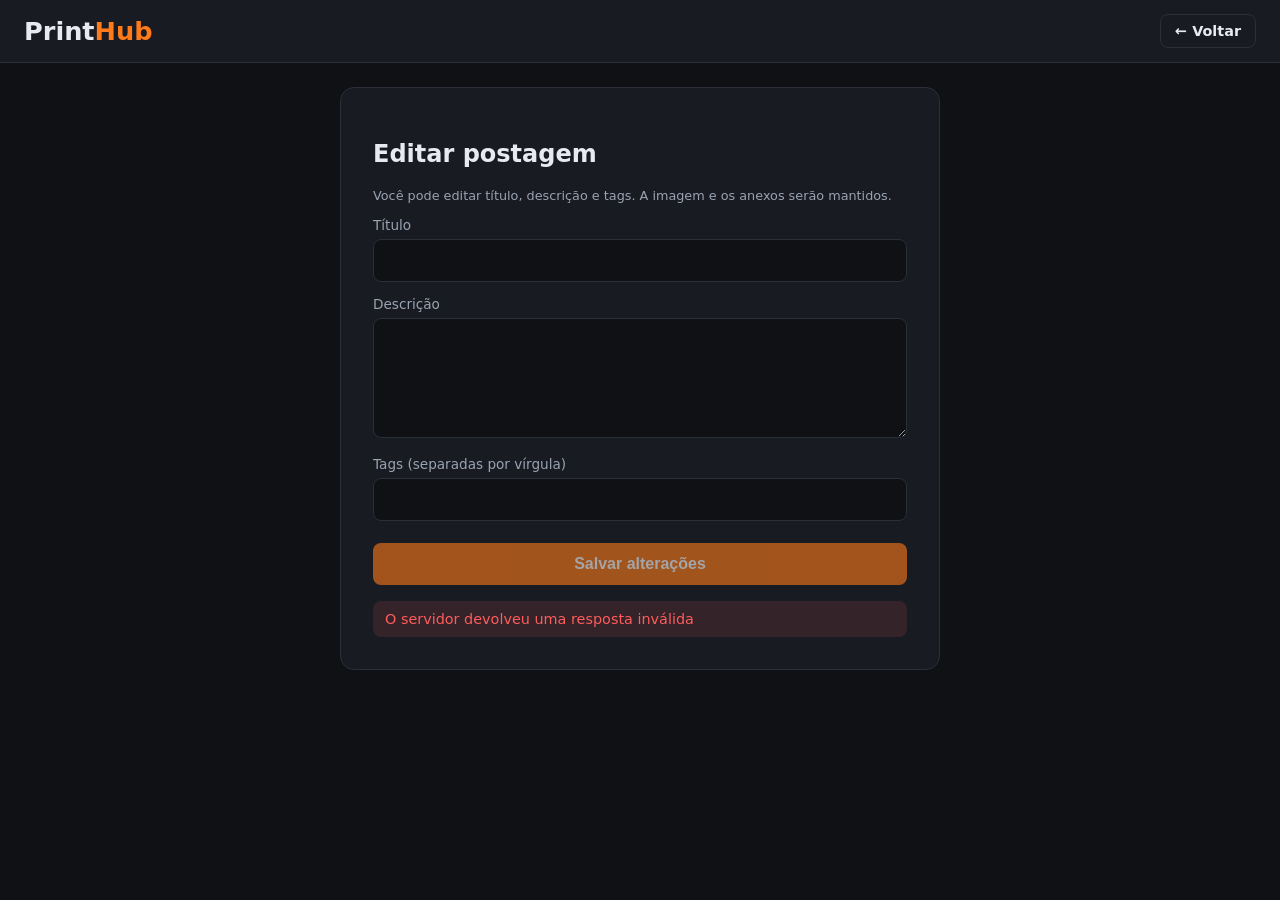
<file: editar-postagem.html>
<!DOCTYPE html>
<html lang="pt-br">
<head>
  <meta charset="UTF-8">
  <meta name="viewport" content="width=device-width, initial-scale=1">
  <title>Editar postagem - PrintHub</title>
  <link rel="stylesheet" href="css/estilo.css">
</head>
<body>
  <header class="topo">
    <h1 class="logo">Print<span>Hub</span></h1>
    <div class="topo-direita">
      <a class="botao botao-secundario btn-pequeno"
         href="index.html">← Voltar</a>
    </div>
  </header>

  <main class="conteudo">
    <div class="card card-largo" style="margin:0 auto">
      <h2>Editar postagem</h2>

      <p class="dica">
        Você pode editar título, descrição e tags.
        A imagem e os anexos serão mantidos.
      </p>

      <form id="form-editar">
        <label for="titulo">Título</label>
        <input id="titulo" maxlength="100" required>

        <label for="texto">Descrição</label>
        <textarea id="texto" required></textarea>

        <label for="tags">Tags (separadas por vírgula)</label>
        <input id="tags" maxlength="255">

        <button id="salvar" type="submit">Salvar alterações</button>

        <div id="mensagem" class="mensagem" role="status"></div>
      </form>
    </div>
  </main>

  <script src="js/api.js"></script>
  <script>
    const id = Number(
      new URLSearchParams(location.search).get('id')
    );

    const form = document.getElementById('form-editar');
    const botao = document.getElementById('salvar');
    const msg = document.getElementById('mensagem');

    async function iniciar() {
      try {
        const usuario = await usuarioLogado();

        if (!usuario) {
          location.href = 'login.html';
          return;
        }

        if (!Number.isSafeInteger(id) || id <= 0) {
          throw new Error('ID de postagem inválido');
        }

        const lista = await chamarApi(
          'postagens.php?id=' + encodeURIComponent(id)
        );

        const post = lista[0];

        if (!post) {
          throw new Error('Postagem não encontrada');
        }

        if (!post.minha) {
          throw new Error(
            'Somente o autor pode editar esta postagem'
          );
        }

        document.getElementById('titulo').value = post.titulo;
        document.getElementById('texto').value = post.texto;
        document.getElementById('tags').value = post.tags || '';

      } catch (erro) {
        mostrarMensagem(msg, erro.message);
        botao.disabled = true;
      }
    }

    form.addEventListener('submit', async e => {
      e.preventDefault();

      botao.disabled = true;
      botao.textContent = 'Salvando...';

      try {
        await enviarJson(
          'postagens.php?id=' + encodeURIComponent(id),
          {
            titulo: document.getElementById('titulo').value,
            texto: document.getElementById('texto').value,
            tags: document.getElementById('tags').value
          },
          'PUT'
        );

        location.href = 'index.html';

      } catch (erro) {
        mostrarMensagem(msg, erro.message);
        botao.disabled = false;
        botao.textContent = 'Salvar alterações';
      }
    });

    iniciar();
  </script>
</body>
</html>
</file>
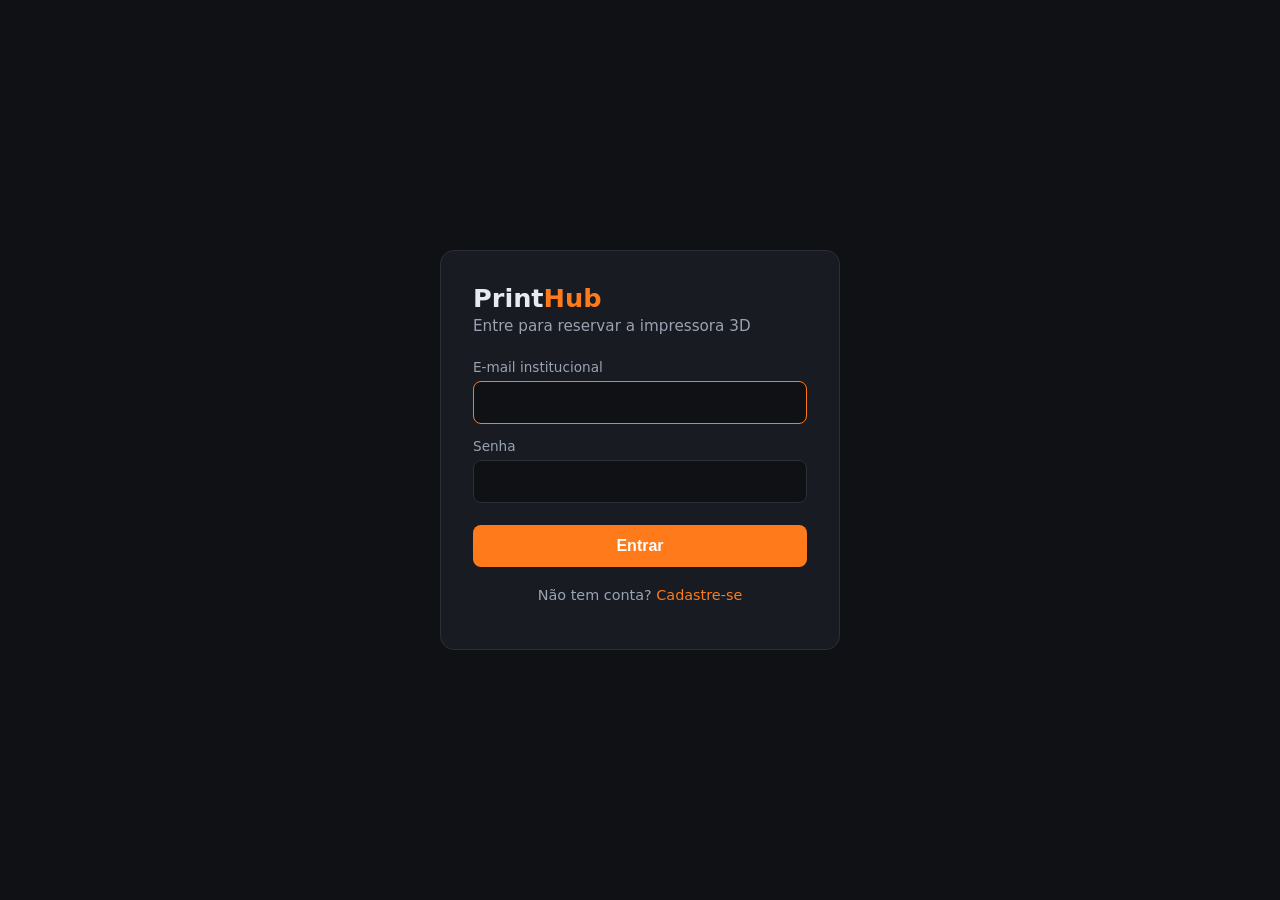
<file: login.html>
<!DOCTYPE html>
<html lang="pt-br">
<head>
  <meta charset="UTF-8">
  <meta name="viewport" content="width=device-width, initial-scale=1">
  <title>Entrar - PrintHub</title>
  <link rel="stylesheet" href="css/estilo.css">
</head>
<body>
  <div class="centro">
    <div class="card">
      <h1 class="logo">Print<span>Hub</span></h1>
      <p class="subtitulo">Entre para reservar a impressora 3D</p>

      <form id="form-login">
        <label for="email">E-mail institucional</label>
        <input type="email" id="email" required autofocus>

        <label for="senha">Senha</label>
        <input type="password" id="senha" required>

        <button type="submit" id="botao">Entrar</button>
        <div id="mensagem" class="mensagem"></div>
      </form>

      <p class="rodape-card">Não tem conta? <a href="cadastro.html">Cadastre-se</a></p>
    </div>
  </div>

  <script src="js/api.js"></script>
  <script>
    const form = document.getElementById('form-login');
    const botao = document.getElementById('botao');
    const msg = document.getElementById('mensagem');

    usuarioLogado().then(u => { if (u) location.href = 'index.html'; });

    form.addEventListener('submit', async (e) => {
      e.preventDefault();
      botao.disabled = true;
      msg.className = 'mensagem';

      try {
        await enviarJson('login.php', {
          email_institucional: document.getElementById('email').value.trim(),
          senha: document.getElementById('senha').value,
        });
        location.href = 'index.html';
      } catch (erro) {
        mostrarMensagem(msg, erro.message);
        botao.disabled = false;
      }
    });
  </script>
</body>
</html>
</file>
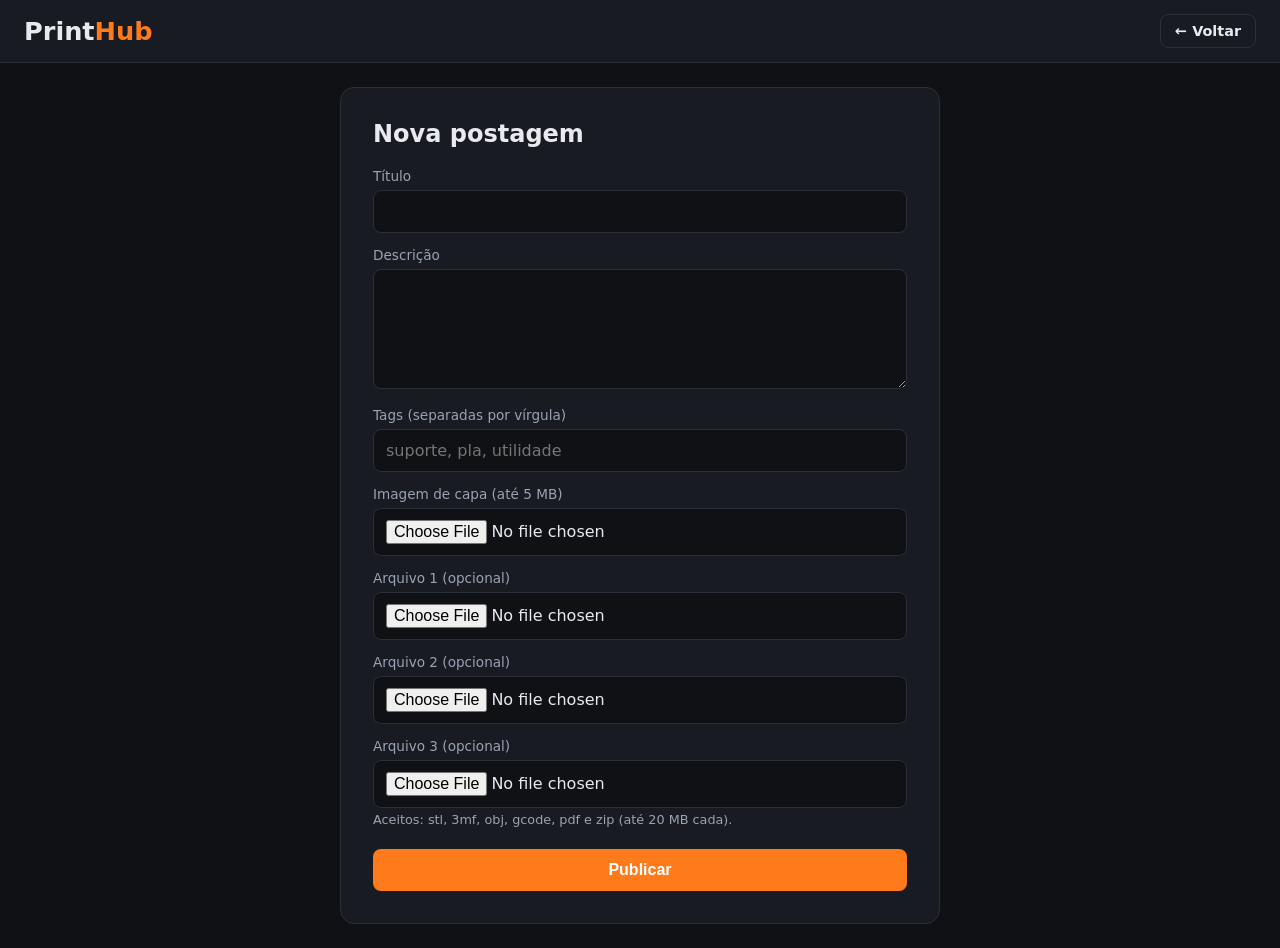
<file: nova-postagem.html>
<!DOCTYPE html>
<html lang="pt-br">
<head>
  <meta charset="UTF-8">
  <meta name="viewport" content="width=device-width, initial-scale=1">
  <title>Nova postagem - PrintHub</title>
  <link rel="stylesheet" href="css/estilo.css">
</head>
<body>
  <header class="topo">
    <h1 class="logo">Print<span>Hub</span></h1>
    <div class="topo-direita">
      <a class="botao botao-secundario btn-pequeno" href="index.html">← Voltar</a>
    </div>
  </header>

  <div class="conteudo">
    <div class="card card-largo" style="margin: 0 auto;">
      <h2 style="margin-top:0;">Nova postagem</h2>

      <form id="form-post">
        <label for="titulo">Título</label>
        <input type="text" id="titulo" name="titulo" maxlength="100" required>

        <label for="texto">Descrição</label>
        <textarea id="texto" name="texto" required></textarea>

        <label for="tags">Tags (separadas por vírgula)</label>
        <input type="text" id="tags" name="tags" maxlength="255" placeholder="suporte, pla, utilidade">

        <label for="imagem">Imagem de capa (até 5 MB)</label>
        <input type="file" id="imagem" name="imagem" accept="image/*" required>
        <img id="previa" class="previa" alt="">

        <label for="arquivo1">Arquivo 1 (opcional)</label>
        <input type="file" id="arquivo1" name="arquivo1">
        <label for="arquivo2">Arquivo 2 (opcional)</label>
        <input type="file" id="arquivo2" name="arquivo2">
        <label for="arquivo3">Arquivo 3 (opcional)</label>
        <input type="file" id="arquivo3" name="arquivo3">
        <p class="dica">Aceitos: stl, 3mf, obj, gcode, pdf e zip (até 20 MB cada).</p>

        <button type="submit" id="botao">Publicar</button>
        <div id="mensagem" class="mensagem"></div>
      </form>
    </div>
  </div>

  <script src="js/api.js"></script>
  <script>
    const form = document.getElementById('form-post');
    const botao = document.getElementById('botao');
    const msg = document.getElementById('mensagem');
    const previa = document.getElementById('previa');

    usuarioLogado().then(u => { if (!u) location.href = 'login.html'; });

    document.getElementById('imagem').addEventListener('change', (e) => {
      const arquivo = e.target.files[0];
      if (!arquivo) { previa.style.display = 'none'; return; }
      previa.src = URL.createObjectURL(arquivo);
      previa.style.display = 'block';
    });

    form.addEventListener('submit', async (e) => {
      e.preventDefault();
      botao.disabled = true;
      botao.textContent = 'Publicando...';
      msg.className = 'mensagem';

      try {
        await chamarApi('postagens.php', { method: 'POST', body: new FormData(form) });
        location.href = 'index.html';
      } catch (erro) {
        mostrarMensagem(msg, erro.message);
        botao.disabled = false;
        botao.textContent = 'Publicar';
      }
    });
  </script>
</body>
</html>
</file>
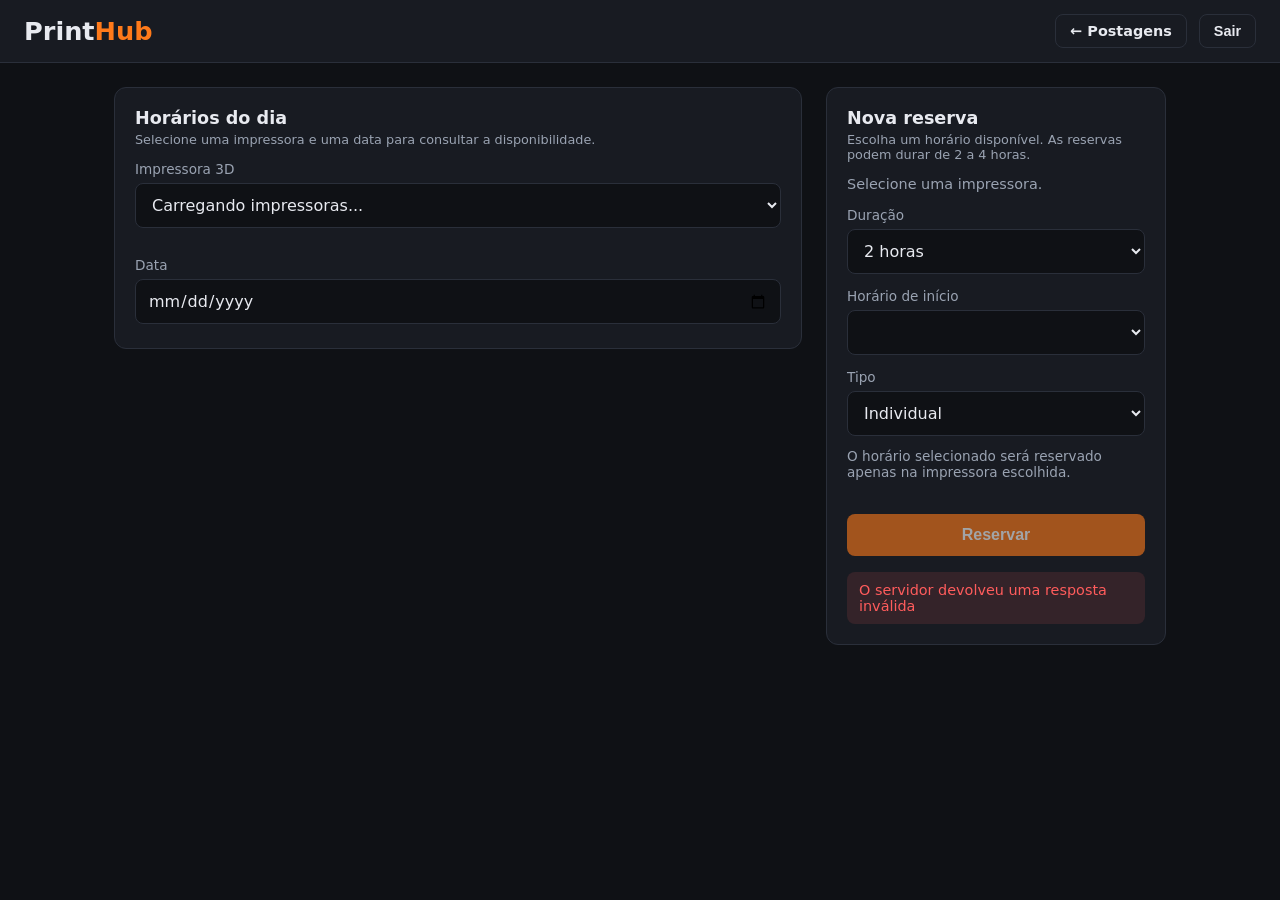
<file: reservas.html>
<!DOCTYPE html>
<html lang="pt-br">
<head>
  <meta charset="UTF-8">
  <meta name="viewport" content="width=device-width, initial-scale=1">
  <title>Reservas - PrintHub</title>
  <link rel="stylesheet" href="css/estilo.css">
  <style>
    .seletor-impressora {
      width: 100%;
      margin-bottom: 15px;
    }

    .detalhes-impressora {
      padding: 12px;
      margin: 10px 0 20px;
      border: 1px solid var(--borda, #303643);
      border-radius: 10px;
    }

    .detalhes-impressora strong {
      display: block;
      margin-bottom: 5px;
    }

    .detalhes-impressora small {
      display: block;
      color: var(--texto-suave);
      margin-top: 4px;
    }

    .reserva-info {
      color: var(--texto-suave);
      font-size: 0.9rem;
      margin-bottom: 15px;
    }

    .reserva-aviso {
      margin: 12px 0;
      color: var(--texto-suave);
      font-size: 0.85rem;
    }

    .horario.indisponivel {
      opacity: 0.65;
    }

    .horario.escolhido {
      outline: 1px solid #ff7a18;
    }

    .horario.livre {
      cursor: pointer;
    }

    .horario.livre:hover {
      border-color: #ff7a18;
    }
  </style>
</head>

<body>
  <header class="topo">
    <h1 class="logo">Print<span>Hub</span></h1>

    <div class="topo-direita">
      <a
        href="conta.html"
        id="ola"
        style="color: var(--texto-suave); font-size: 0.9rem; text-decoration: none;"
      ></a>

      <a
        class="botao botao-secundario btn-pequeno"
        id="link-admin"
        href="admin.html"
        style="display:none;"
      >
        Administração
      </a>

      <a
        class="botao botao-secundario btn-pequeno"
        href="index.html"
      >
        ← Postagens
      </a>

      <button class="botao-secundario btn-pequeno" id="sair">
        Sair
      </button>
    </div>
  </header>

  <main class="conteudo">
    <div class="reservas-layout">

      <section class="painel">
        <h2>Horários do dia</h2>

        <p class="dica">
          Selecione uma impressora e uma data para consultar a disponibilidade.
        </p>

        <label for="impressora">Impressora 3D</label>
        <select id="impressora" class="seletor-impressora">
          <option value="">Carregando impressoras...</option>
        </select>

        <div id="detalhes-impressora" class="detalhes-impressora" style="display:none;"></div>

        <label for="data">Data</label>
        <input type="date" id="data">

        <p class="dica" id="funcionamento"></p>

        <div id="linhas"></div>
      </section>

      <section class="painel">
        <h2>Nova reserva</h2>

        <p class="dica">
          Escolha um horário disponível. As reservas podem durar de 2 a 4 horas.
        </p>

        <p class="reserva-info" id="resumo-impressora">
          Selecione uma impressora.
        </p>

        <form id="form-reserva">

          <label for="duracao">Duração</label>
          <select id="duracao">
            <option value="2">2 horas</option>
            <option value="3">3 horas</option>
            <option value="4">4 horas</option>
          </select>

          <label for="inicio">Horário de início</label>
          <select id="inicio"></select>

          <label for="tipo">Tipo</label>
          <select id="tipo">
            <option value="individual">Individual</option>
            <option value="em_grupo">Em grupo</option>
          </select>

          <div id="bloco-participantes" style="display:none;">
            <label for="participantes">
              Participantes (nomes de usuário separados por vírgula)
            </label>

            <input
              type="text"
              id="participantes"
              placeholder="rodrigo_m, livia_nogueira"
            >
          </div>

          <p class="reserva-aviso">
            O horário selecionado será reservado apenas na impressora escolhida.
          </p>

          <button type="submit" id="botao" disabled>
            Reservar
          </button>

          <div id="mensagem" class="mensagem"></div>
        </form>
      </section>

    </div>
  </main>

  <script src="js/api.js"></script>

  <script>
    const campoImpressora = document.getElementById('impressora');
    const campoData = document.getElementById('data');
    const linhas = document.getElementById('linhas');
    const selInicio = document.getElementById('inicio');
    const selDuracao = document.getElementById('duracao');
    const selTipo = document.getElementById('tipo');
    const form = document.getElementById('form-reserva');
    const botao = document.getElementById('botao');
    const msg = document.getElementById('mensagem');
    const textoFuncionamento = document.getElementById('funcionamento');
    const detalhesImpressora = document.getElementById('detalhes-impressora');
    const resumoImpressora = document.getElementById('resumo-impressora');

    let impressoras = [];
    let reservasDoDia = [];
    let horario = {
      aberto: false,
      abre: null,
      fecha: null,
      motivo: ''
    };

    let carregando = false;
    let enviando = false;
    let versaoConsulta = 0;

    function escapar(texto) {
      const div = document.createElement('div');
      div.textContent = String(texto ?? '');
      return div.innerHTML;
    }

    function hojeTexto() {
      const d = new Date();

      return [
        d.getFullYear(),
        String(d.getMonth() + 1).padStart(2, '0'),
        String(d.getDate()).padStart(2, '0')
      ].join('-');
    }

    function validarDataReserva() {
      const data = campoData.value;
      if (!/^\d{4}-\d{2}-\d{2}$/.test(data)) return false;

      const [ano, mes, dia] = data.split('-').map(Number);
      const verificada = new Date(0);
      verificada.setFullYear(ano, mes - 1, dia);
      verificada.setHours(0, 0, 0, 0);

      return verificada.getFullYear() === ano &&
        verificada.getMonth() === mes - 1 &&
        verificada.getDate() === dia &&
        data >= hojeTexto();
    }

    function minutos(hhmm) {
      const partes = String(hhmm).split(':');

      return Number(partes[0]) * 60 + Number(partes[1]);
    }

    function rotuloMinutos(total) {
      const horas = Math.floor(total / 60);
      const mins = total % 60;

      return String(horas).padStart(2, '0') + ':' +
        String(mins).padStart(2, '0');
    }

    function idImpressora() {
      const id = Number(campoImpressora.value);

      return Number.isInteger(id) && id > 0 ? id : null;
    }

    function impressoraAtual() {
      const id = idImpressora();

      return impressoras.find(i =>
        Number(i.id_impressora) === id
      ) || null;
    }

    function atualizarBotao() {
      botao.disabled =
        carregando ||
        enviando ||
        !idImpressora() ||
        !horario.aberto ||
        selInicio.options.length === 0 ||
        !validarDataReserva();
    }

    function limparMensagem() {
      msg.textContent = '';
      msg.className = 'mensagem';
    }

    function mostrarImpressora() {
      const impressora = impressoraAtual();

      if (!impressora) {
        detalhesImpressora.style.display = 'none';
        resumoImpressora.textContent = 'Selecione uma impressora.';
        return;
      }

      detalhesImpressora.style.display = '';

      detalhesImpressora.innerHTML = `
        <strong>${escapar(impressora.nome)}</strong>
        <small>Modelo: ${escapar(impressora.modelo)}</small>
        <small>Localização: ${escapar(impressora.localizacao)}</small>
        ${impressora.descricao
          ? `<small>${escapar(impressora.descricao)}</small>`
          : ''
        }
      `;

      resumoImpressora.textContent =
        'Impressora selecionada: ' + impressora.nome;
    }

    async function carregarImpressoras() {
      const lista = await chamarApi('impressoras.php');

      impressoras = lista.filter(i => Boolean(Number(i.ativa)));

      campoImpressora.innerHTML = '';

      if (!impressoras.length) {
        campoImpressora.innerHTML =
          '<option value="">Nenhuma impressora disponível</option>';

        mostrarImpressora();
        atualizarBotao();
        return;
      }

      impressoras.forEach(i => {
        const opcao = document.createElement('option');

        opcao.value = i.id_impressora;
        opcao.textContent = i.nome;

        campoImpressora.appendChild(opcao);
      });

      mostrarImpressora();
    }

    function horarioOcupado(inicio, fim) {
      return reservasDoDia.some(r => {
        const inicioReserva = minutos(r.horario_inicio);
        const fimReserva = minutos(r.horario_fim);

        return inicioReserva < fim && fimReserva > inicio;
      });
    }

    function horarioPassou(inicio) {
      if (campoData.value !== hojeTexto()) {
        return false;
      }

      const agora = new Date();
      const minutosAgora = agora.getHours() * 60 + agora.getMinutes();

      return inicio <= minutosAgora;
    }

    function inicioDisponivel(inicio, duracaoHoras) {
      if (!horario.aberto || !horario.abre || !horario.fecha) {
        return false;
      }

      const fim = inicio + duracaoHoras * 60;

      if (inicio < minutos(horario.abre)) {
        return false;
      }

      if (fim > minutos(horario.fecha)) {
        return false;
      }

      if (horarioPassou(inicio)) {
        return false;
      }

      if (horarioOcupado(inicio, fim)) {
        return false;
      }

      return true;
    }

    function montarSelectInicio() {
      const anterior = selInicio.value;
      const duracao = Number(selDuracao.value);

      selInicio.innerHTML = '';

      if (!horario.aberto || !horario.abre || !horario.fecha) {
        atualizarBotao();
        return;
      }

      const abre = minutos(horario.abre);
      const fecha = minutos(horario.fecha);

      const primeiro = Math.ceil(abre / 60) * 60;

      for (
        let inicio = primeiro;
        inicio + duracao * 60 <= fecha;
        inicio += 60
      ) {
        if (!inicioDisponivel(inicio, duracao)) {
          continue;
        }

        const hora = rotuloMinutos(inicio);
        const opcao = document.createElement('option');

        opcao.value = hora;
        opcao.textContent = hora;

        selInicio.appendChild(opcao);
      }

      if ([...selInicio.options].some(o => o.value === anterior)) {
        selInicio.value = anterior;
      }

      atualizarBotao();
    }

    function desenhar() {
      linhas.innerHTML = '';

      if (!idImpressora()) {
        textoFuncionamento.textContent = '';
        linhas.innerHTML =
          '<p class="dica">Nenhuma impressora selecionada.</p>';
        atualizarBotao();
        return;
      }

      if (carregando) {
        textoFuncionamento.textContent = '';
        linhas.innerHTML =
          '<p class="dica">Carregando horários...</p>';
        atualizarBotao();
        return;
      }

      if (!horario.aberto) {
        textoFuncionamento.textContent = '';

        linhas.innerHTML = `
          <div class="mensagem erro">
            ${escapar(horario.motivo || 'A impressora não funciona nesse dia')}
          </div>
        `;

        atualizarBotao();
        return;
      }

      textoFuncionamento.textContent =
        'Funcionamento nesse dia: ' +
        horario.abre + ' às ' + horario.fecha;

      const abre = minutos(horario.abre);
      const fecha = minutos(horario.fecha);
      const primeiro = Math.ceil(abre / 60) * 60;
      const duracao = Number(selDuracao.value);

      let html = '';

      for (let inicio = primeiro; inicio < fecha; inicio += 60) {
        const fim = Math.min(inicio + 60, fecha);
        const hora = rotuloMinutos(inicio);

        const reserva = reservasDoDia.find(r =>
          minutos(r.horario_inicio) < fim &&
          minutos(r.horario_fim) > inicio
        );

        const passou = horarioPassou(inicio);
        const disponivel = inicioDisponivel(inicio, duracao);
        const escolhido = selInicio.value === hora;

        if (reserva) {
          const primeiraHora =
            minutos(reserva.horario_inicio) >= inicio &&
            minutos(reserva.horario_inicio) < fim;

          const participantes = reserva.participantes
            ? `<small>com ${escapar(reserva.participantes)}</small>`
            : '';

          const cancelar = reserva.minha && primeiraHora
            ? `<button type="button" class="apagar"
                 data-id="${reserva.id_reserva}">Cancelar</button>`
            : '';

          html += `
            <div class="horario ocupado ${reserva.minha ? 'minha' : ''}">
              <span class="hora">${hora}</span>
              <span class="info">
                ${reserva.minha ? 'Sua reserva' : escapar(reserva.responsavel)}
                ${participantes}
              </span>
              ${cancelar}
            </div>
          `;

        } else if (passou) {
          html += `
            <div class="horario passou">
              <span class="hora">${hora}</span>
              <span class="info">Já passou</span>
            </div>
          `;

        } else if (disponivel) {
          html += `
            <div class="horario livre ${escolhido ? 'escolhido' : ''}"
                 data-hora="${hora}">
              <span class="hora">${hora}</span>
              <span class="info">Livre para ${duracao} horas</span>
            </div>
          `;

        } else {
          html += `
            <div class="horario indisponivel">
              <span class="hora">${hora}</span>
              <span class="info">Indisponível para ${duracao} horas</span>
            </div>
          `;
        }
      }

      linhas.innerHTML = html || '<p class="dica">Nenhum horário disponível.</p>';

      atualizarBotao();
    }

    async function carregar() {
      const versao = ++versaoConsulta;
      const id = idImpressora();
      const data = campoData.value;

      horario = {
        aberto: false,
        abre: null,
        fecha: null,
        motivo: ''
      };

      reservasDoDia = [];
      carregando = true;
      montarSelectInicio();
      desenhar();

      if (!id || !data || !validarDataReserva()) {
        carregando = false;
        montarSelectInicio();
        desenhar();
        return;
      }

      try {
        const parametros =
          'id_impressora=' + encodeURIComponent(id) +
          '&data=' + encodeURIComponent(data);

        const resultado = await Promise.all([
          chamarApi('horarios.php?' + parametros),
          chamarApi('reservas.php?' + parametros)
        ]);

        if (versao !== versaoConsulta) {
          return;
        }

        horario = resultado[0];
        reservasDoDia = resultado[1];

      } catch (erro) {
        if (versao !== versaoConsulta) {
          return;
        }

        horario = {
          aberto: false,
          abre: null,
          fecha: null,
          motivo: erro.message
        };

        reservasDoDia = [];
      } finally {
        if (versao === versaoConsulta) {
          carregando = false;
          montarSelectInicio();
          desenhar();
        }
      }
    }

    campoImpressora.addEventListener('change', () => {
      limparMensagem();
      mostrarImpressora();
      carregar();
    });

    campoData.addEventListener('change', () => {
      limparMensagem();
      if (!validarDataReserva()) {
        campoData.value = hojeTexto();
        mostrarMensagem(msg, 'Data inválida! Selecione hoje ou uma data futura.');
      }
      carregar();
    });

    selInicio.addEventListener('change', desenhar);

    selDuracao.addEventListener('change', () => {
      montarSelectInicio();
      desenhar();
    });

    selTipo.addEventListener('change', () => {
      document.getElementById('bloco-participantes').style.display =
        selTipo.value === 'em_grupo' ? 'block' : 'none';
    });

    linhas.addEventListener('click', async e => {
      const cancelar = e.target.closest('.apagar');

      if (cancelar) {
        if (!confirm('Cancelar esta reserva?')) {
          return;
        }

        try {
          await chamarApi(
            'reservas.php?id=' + encodeURIComponent(cancelar.dataset.id),
            { method: 'DELETE' }
          );

          mostrarMensagem(msg, 'Reserva cancelada!', 'ok');
          await carregar();

        } catch (erro) {
          mostrarMensagem(msg, erro.message);
        }

        return;
      }

      const livre = e.target.closest('.livre');

      if (!livre) {
        return;
      }

      const existe = [...selInicio.options].some(
        o => o.value === livre.dataset.hora
      );

      if (!existe) {
        mostrarMensagem(
          msg,
          'Esse horário não está disponível para a duração selecionada.'
        );

        return;
      }

      limparMensagem();

      selInicio.value = livre.dataset.hora;
      desenhar();
    });

    form.addEventListener('submit', async e => {
      e.preventDefault();

      if (carregando || enviando) {
        return;
      }

      if (!validarDataReserva()) {
        mostrarMensagem(msg, 'Data inválida! Selecione hoje ou uma data futura.');
        return;
      }

      const id = idImpressora();

      if (!id) {
        mostrarMensagem(msg, 'Selecione uma impressora.');
        return;
      }

      const inicio = selInicio.value;

      if (!inicio) {
        mostrarMensagem(msg, 'Selecione um horário disponível.');
        return;
      }

      const duracao = Number(selDuracao.value);

      if (!inicioDisponivel(minutos(inicio), duracao)) {
        mostrarMensagem(
          msg,
          'Esse horário não está disponível para a duração escolhida.'
        );
        return;
      }

      const nomes = document.getElementById('participantes').value
        .split(',')
        .map(n => n.trim())
        .filter(n => n !== '');

      const dados = {
        id_impressora: id,
        data_reserva: campoData.value,
        horario_inicio: inicio,
        duracao_horas: duracao,
        tipo_reserva: selTipo.value,
        participantes: selTipo.value === 'em_grupo' ? nomes : []
      };

      enviando = true;
      atualizarBotao();
      limparMensagem();

      try {
        const resultado = await enviarJson('reservas.php', dados, 'POST');

        mostrarMensagem(
          msg,
          'Reserva #' + resultado.id_reserva + ' realizada com sucesso!',
          'ok'
        );

        await carregar();

      } catch (erro) {
        mostrarMensagem(msg, erro.message);
        await carregar();

      } finally {
        enviando = false;
        atualizarBotao();
      }
    });

    document.getElementById('sair').addEventListener('click', async () => {
      await chamarApi('logout.php');
      location.href = 'login.html';
    });

    usuarioLogado().then(async usuario => {
      if (!usuario) {
        location.href = 'login.html';
        return;
      }

      document.getElementById('ola').textContent =
        'Olá, ' + usuario.nome_usuario;

      if (usuario.admin) {
        document.getElementById('link-admin').style.display = '';
      }

      campoData.min = hojeTexto();
      campoData.value = hojeTexto();

      try {
        await carregarImpressoras();
        await carregar();

      } catch (erro) {
        mostrarMensagem(msg, erro.message);
        textoFuncionamento.textContent =
          'Não foi possível carregar as impressoras.';
        botao.disabled = true;
      }

    }).catch(erro => {
      mostrarMensagem(msg, erro.message);
    });
  </script>
</body>
</html>
</file>
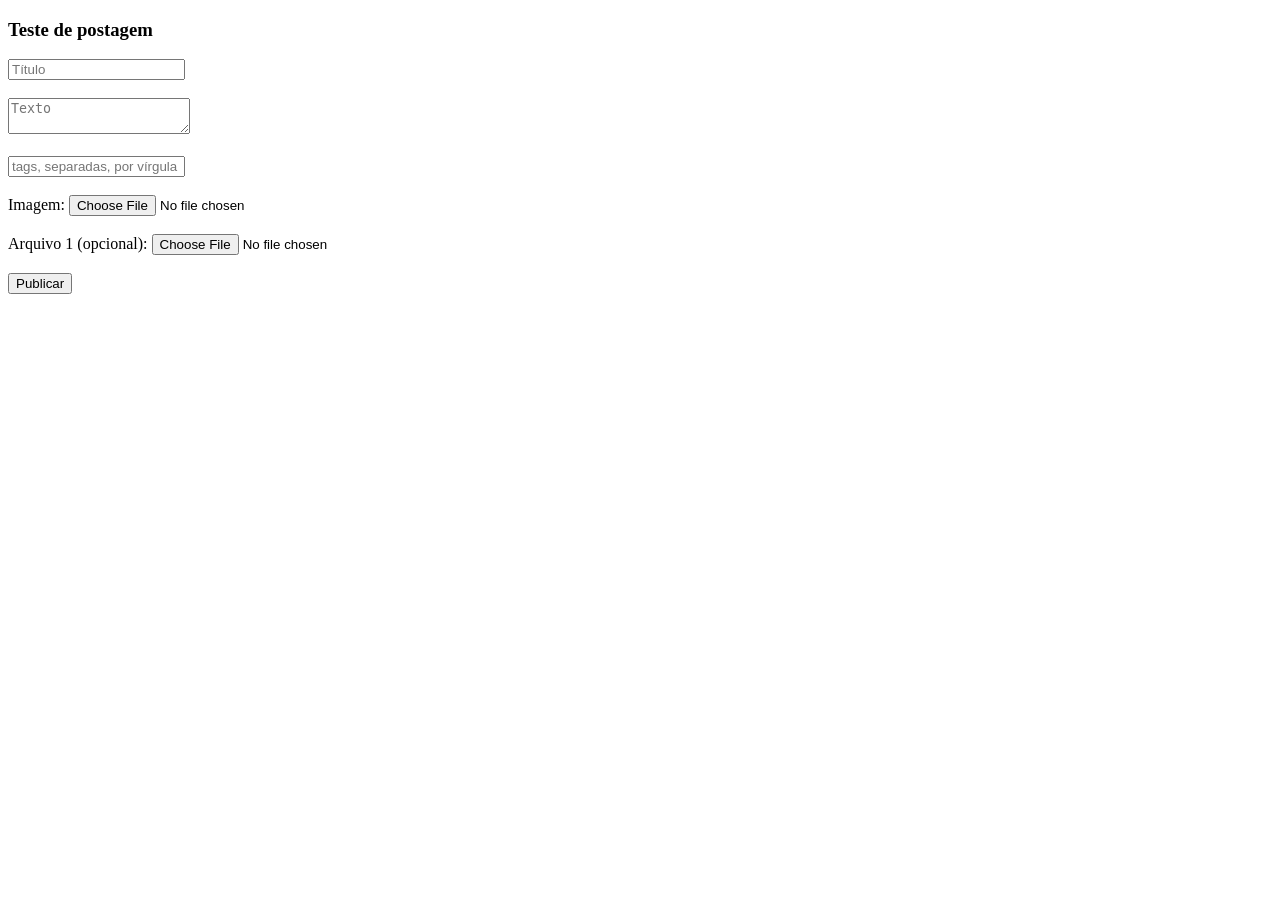
<file: teste-postagem.html>
<!DOCTYPE html>
<html lang="pt-br">
<head>
  <meta charset="UTF-8">
  <title>Teste de postagem</title>
</head>
<body>
  <h3>Teste de postagem</h3>
  <form id="f">
    <input name="titulo" placeholder="Título" required><br><br>
    <textarea name="texto" placeholder="Texto" required></textarea><br><br>
    <input name="tags" placeholder="tags, separadas, por vírgula"><br><br>
    Imagem: <input type="file" name="imagem" accept="image/*" required><br><br>
    Arquivo 1 (opcional): <input type="file" name="arquivo1"><br><br>
    <button>Publicar</button>
  </form>
  <pre id="saida"></pre>

  <script>
    document.getElementById('f').addEventListener('submit', async (e) => {
      e.preventDefault();
      const r = await fetch('/printhub/api/postagens.php', {
        method: 'POST',
        body: new FormData(e.target)
      });
      document.getElementById('saida').textContent = await r.text();
    });
  </script>
</body>
</html>
</file>
<file: css/estilo.css>
:root {
  --fundo: #0f1115;
  --card: #181b22;
  --borda: #2a2f3a;
  --texto: #e8eaf0;
  --texto-suave: #9aa3b2;
  --destaque: #ff7a1a;
  --destaque-escuro: #e0660d;
  --erro: #ff5c5c;
  --ok: #3ecf8e;
}

* { box-sizing: border-box; }

body {
  margin: 0;
  font-family: system-ui, -apple-system, "Segoe UI", Roboto, sans-serif;
  background: var(--fundo);
  color: var(--texto);
  min-height: 100vh;
}

.centro {
  min-height: 100vh;
  display: flex;
  align-items: center;
  justify-content: center;
  padding: 24px;
}

.card {
  width: 100%;
  max-width: 400px;
  background: var(--card);
  border: 1px solid var(--borda);
  border-radius: 14px;
  padding: 32px;
}

.logo {
  font-size: 1.6rem;
  font-weight: 800;
  margin: 0 0 4px;
}
.logo span { color: var(--destaque); }

.subtitulo {
  color: var(--texto-suave);
  margin: 0 0 24px;
  font-size: 0.95rem;
}

label {
  display: block;
  font-size: 0.85rem;
  color: var(--texto-suave);
  margin: 14px 0 6px;
}

input, textarea, select {
  width: 100%;
  padding: 11px 12px;
  background: var(--fundo);
  border: 1px solid var(--borda);
  border-radius: 8px;
  color: var(--texto);
  font-size: 1rem;
  font-family: inherit;
}
input:focus, textarea:focus, select:focus {
  outline: none;
  border-color: var(--destaque);
}

button, .botao {
  display: inline-block;
  width: 100%;
  margin-top: 22px;
  padding: 12px;
  background: var(--destaque);
  color: #fff;
  border: none;
  border-radius: 8px;
  font-size: 1rem;
  font-weight: 700;
  cursor: pointer;
  text-align: center;
  text-decoration: none;
}
button:hover, .botao:hover { background: var(--destaque-escuro); }
button:disabled { opacity: 0.6; cursor: wait; }

.botao-secundario {
  background: transparent;
  border: 1px solid var(--borda);
  color: var(--texto);
}
.botao-secundario:hover { background: var(--borda); }

.mensagem {
  margin-top: 16px;
  padding: 10px 12px;
  border-radius: 8px;
  font-size: 0.9rem;
  display: none;
}
.mensagem.erro { display: block; background: rgba(255,92,92,.12); color: var(--erro); }
.mensagem.ok   { display: block; background: rgba(62,207,142,.12); color: var(--ok); }

.rodape-card {
  margin-top: 20px;
  text-align: center;
  font-size: 0.9rem;
  color: var(--texto-suave);
}
.rodape-card a { color: var(--destaque); text-decoration: none; }
.rodape-card a:hover { text-decoration: underline; }

/* ===== Tela principal ===== */
.topo {
  display: flex;
  align-items: center;
  justify-content: space-between;
  padding: 14px 24px;
  border-bottom: 1px solid var(--borda);
  background: var(--card);
  position: sticky;
  top: 0;
  z-index: 10;
}
.topo .logo { margin: 0; }
.topo-direita { display: flex; align-items: center; gap: 12px; }
.topo-direita span { color: var(--texto-suave); font-size: 0.9rem; }

.btn-pequeno {
  width: auto;
  margin: 0;
  padding: 8px 14px;
  font-size: 0.9rem;
}

.conteudo { max-width: 1100px; margin: 0 auto; padding: 24px; }

.barra { display: flex; gap: 12px; margin-bottom: 24px; flex-wrap: wrap; }
.barra input { flex: 1; min-width: 200px; }

.grade {
  display: grid;
  grid-template-columns: repeat(auto-fill, minmax(260px, 1fr));
  gap: 20px;
}

.post {
  background: var(--card);
  border: 1px solid var(--borda);
  border-radius: 12px;
  overflow: hidden;
  display: flex;
  flex-direction: column;
}
.post img {
  width: 100%;
  height: 180px;
  object-fit: cover;
  background: var(--fundo);
  display: block;
}
.post-corpo { padding: 16px; display: flex; flex-direction: column; gap: 8px; flex: 1; }
.post h3 { margin: 0; font-size: 1.05rem; }
.post-autor { color: var(--texto-suave); font-size: 0.8rem; }
.post-texto {
  color: var(--texto-suave);
  font-size: 0.9rem;
  margin: 0;
  display: -webkit-box;
  line-clamp: 3;
  -webkit-box-orient: vertical;
  overflow: hidden;
}

.tags { display: flex; gap: 6px; flex-wrap: wrap; }
.tag {
  background: var(--fundo);
  border: 1px solid var(--borda);
  border-radius: 99px;
  padding: 2px 10px;
  font-size: 0.75rem;
  color: var(--texto-suave);
}

.arquivos { display: flex; gap: 10px; flex-wrap: wrap; font-size: 0.8rem; }
.arquivos a { color: var(--destaque); text-decoration: none; }
.arquivos a:hover { text-decoration: underline; }

.post-rodape {
  display: flex;
  justify-content: space-between;
  align-items: center;
  margin-top: auto;
  padding-top: 8px;
}

.fav {
  width: auto;
  margin: 0;
  padding: 6px 12px;
  background: transparent;
  border: 1px solid var(--borda);
  color: var(--texto);
  font-size: 0.9rem;
}
.fav:hover { background: var(--borda); }
.fav.ativo { border-color: var(--destaque); color: var(--destaque); }

.vazio { color: var(--texto-suave); text-align: center; padding: 40px; grid-column: 1 / -1; }



/* ===== Nova postagem e apagar ===== */
.card-largo { max-width: 600px; }

textarea { min-height: 120px; resize: vertical; }

.previa {
  display: none;
  width: 100%;
  max-height: 220px;
  object-fit: cover;
  border-radius: 8px;
  margin-top: 10px;
}

.dica { font-size: 0.8rem; color: var(--texto-suave); margin: 4px 0 0; }

.apagar {
  width: auto;
  margin: 0;
  padding: 6px 12px;
  background: transparent;
  border: 1px solid var(--borda);
  color: var(--erro);
  font-size: 0.85rem;
}
.apagar:hover { background: rgba(255,92,92,.12); }


/* ===== Reservas ===== */
.reservas-layout {
  display: grid;
  grid-template-columns: 1fr 340px;
  gap: 24px;
  align-items: start;
}
@media (max-width: 800px) {
  .reservas-layout { grid-template-columns: 1fr; }
}

.painel {
  background: var(--card);
  border: 1px solid var(--borda);
  border-radius: 12px;
  padding: 20px;
}
.painel h2 { margin: 0 0 4px; font-size: 1.1rem; }

.horario {
  display: flex;
  align-items: center;
  gap: 14px;
  padding: 10px 12px;
  border: 1px solid var(--borda);
  border-radius: 8px;
  margin-top: 8px;
  font-size: 0.95rem;
}
.horario .hora { font-weight: 700; width: 52px; }
.horario .info { flex: 1; }
.horario.livre { cursor: pointer; }
.horario.livre:hover { border-color: var(--destaque); }
.horario.livre .info { color: var(--ok); }
.horario.escolhido { border-color: var(--destaque); background: rgba(255,122,26,.08); }
.horario.passou { opacity: 0.4; }
.horario.passou .info { color: var(--texto-suave); }
.horario.ocupado .info { color: var(--texto); }
.horario.minha { border-color: var(--destaque); }
.horario small { color: var(--texto-suave); display: block; }

/* ===== Conta ===== */
.conta-layout {
  display: grid;
  grid-template-columns: 1fr 1fr;
  gap: 24px;
  align-items: start;
}
@media (max-width: 800px) {
  .conta-layout { grid-template-columns: 1fr; }
}
.conta-layout .largura-total { grid-column: 1 / -1; }

.numeros { display: grid; grid-template-columns: repeat(3, 1fr); gap: 12px; }
.numero {
  background: var(--fundo);
  border: 1px solid var(--borda);
  border-radius: 10px;
  padding: 14px;
  text-align: center;
}
.numero strong { display: block; font-size: 1.6rem; color: var(--destaque); }
.numero span { font-size: 0.8rem; color: var(--texto-suave); }

.dado { margin: 10px 0 0; font-size: 0.95rem; }
.dado small { display: block; color: var(--texto-suave); font-size: 0.8rem; }

.item-lista {
  display: flex;
  align-items: center;
  justify-content: space-between;
  gap: 12px;
  padding: 10px 12px;
  border: 1px solid var(--borda);
  border-radius: 8px;
  margin-top: 8px;
  font-size: 0.95rem;
}
.item-lista small { display: block; color: var(--texto-suave); }


/* ===== Admin ===== */
.linha-dia {
  display: flex;
  align-items: center;
  gap: 10px;
  flex-wrap: wrap;
  padding: 10px 12px;
  border: 1px solid var(--borda);
  border-radius: 8px;
  margin-top: 8px;
}
.linha-dia .nome { width: 90px; font-weight: 700; }
.linha-dia label.marca {
  display: flex;
  align-items: center;
  gap: 6px;
  margin: 0;
  color: var(--texto);
  font-size: 0.9rem;
}
.linha-dia input[type=checkbox] { width: auto; }
.linha-dia select { width: auto; padding: 6px 8px; font-size: 0.9rem; }
.linha-dia .ate { color: var(--texto-suave); font-size: 0.85rem; }
.linha-dia.fechada { opacity: 0.6; }
</file>
